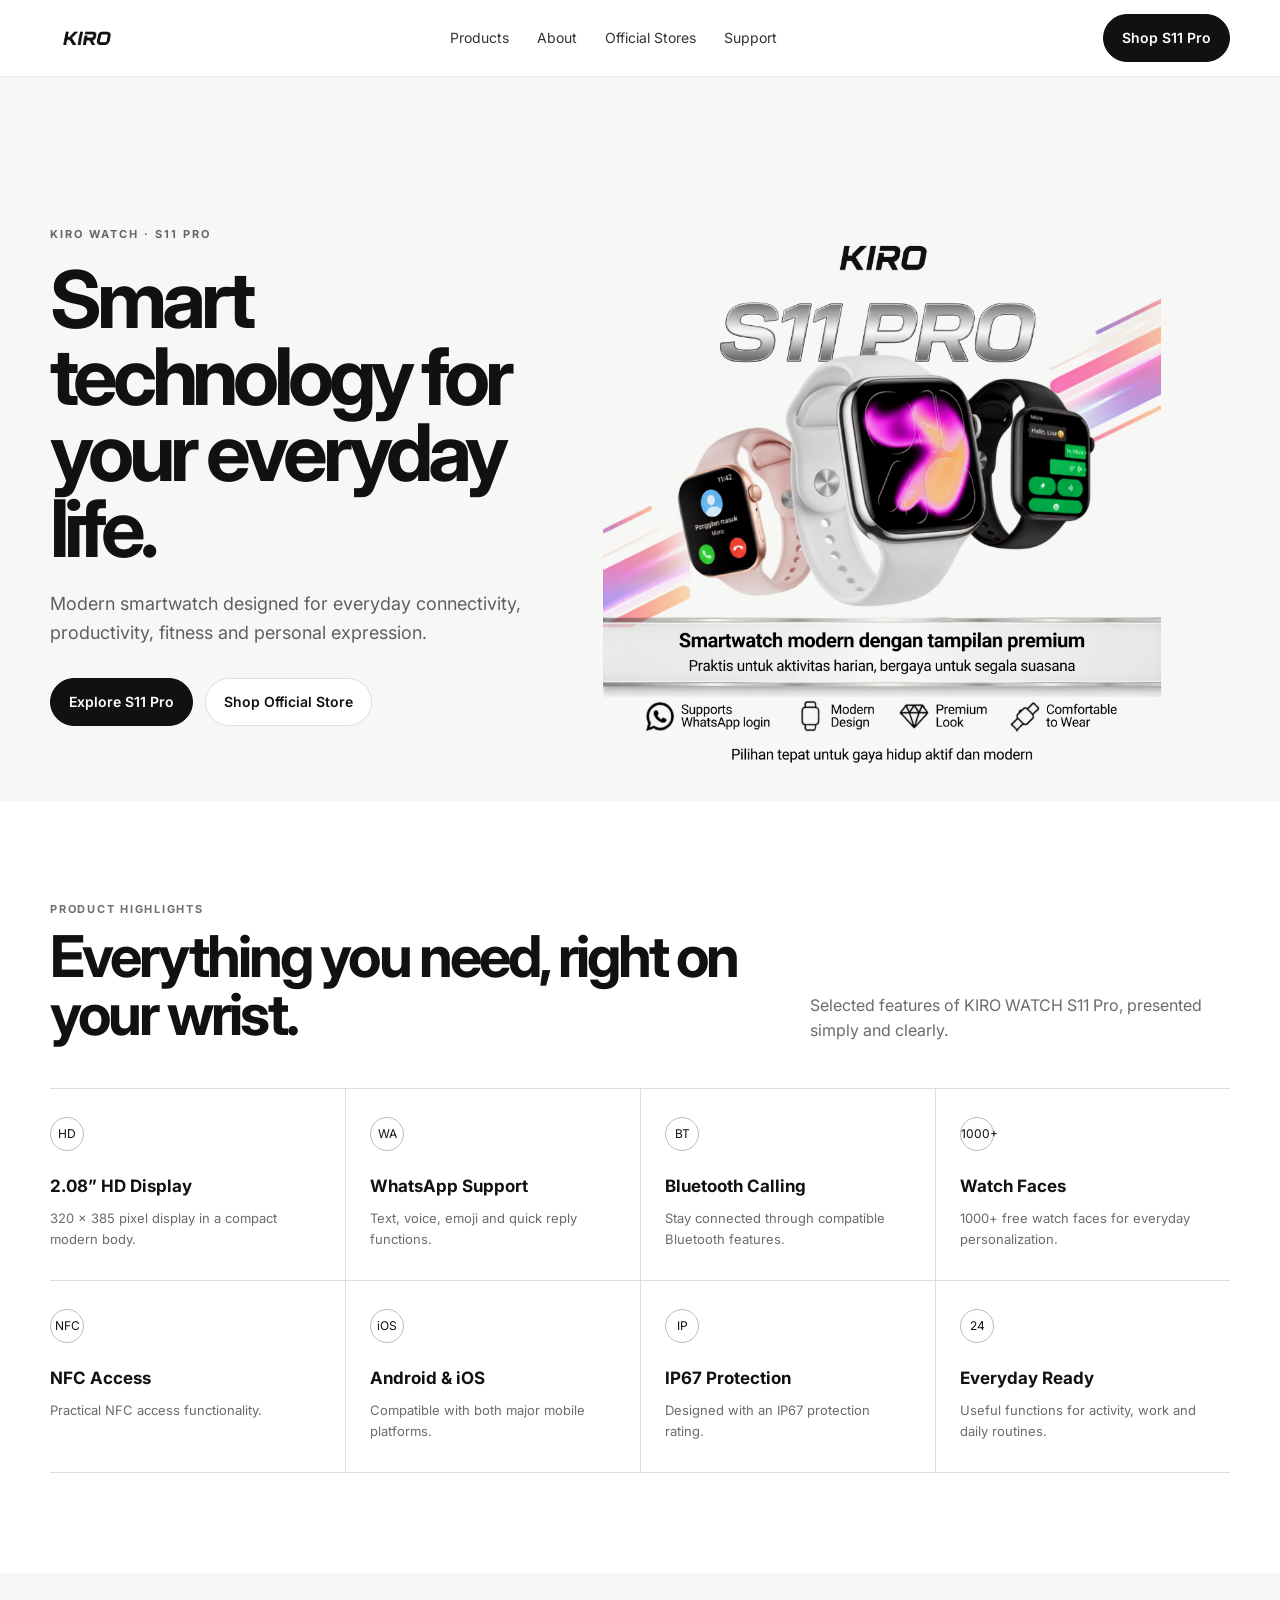
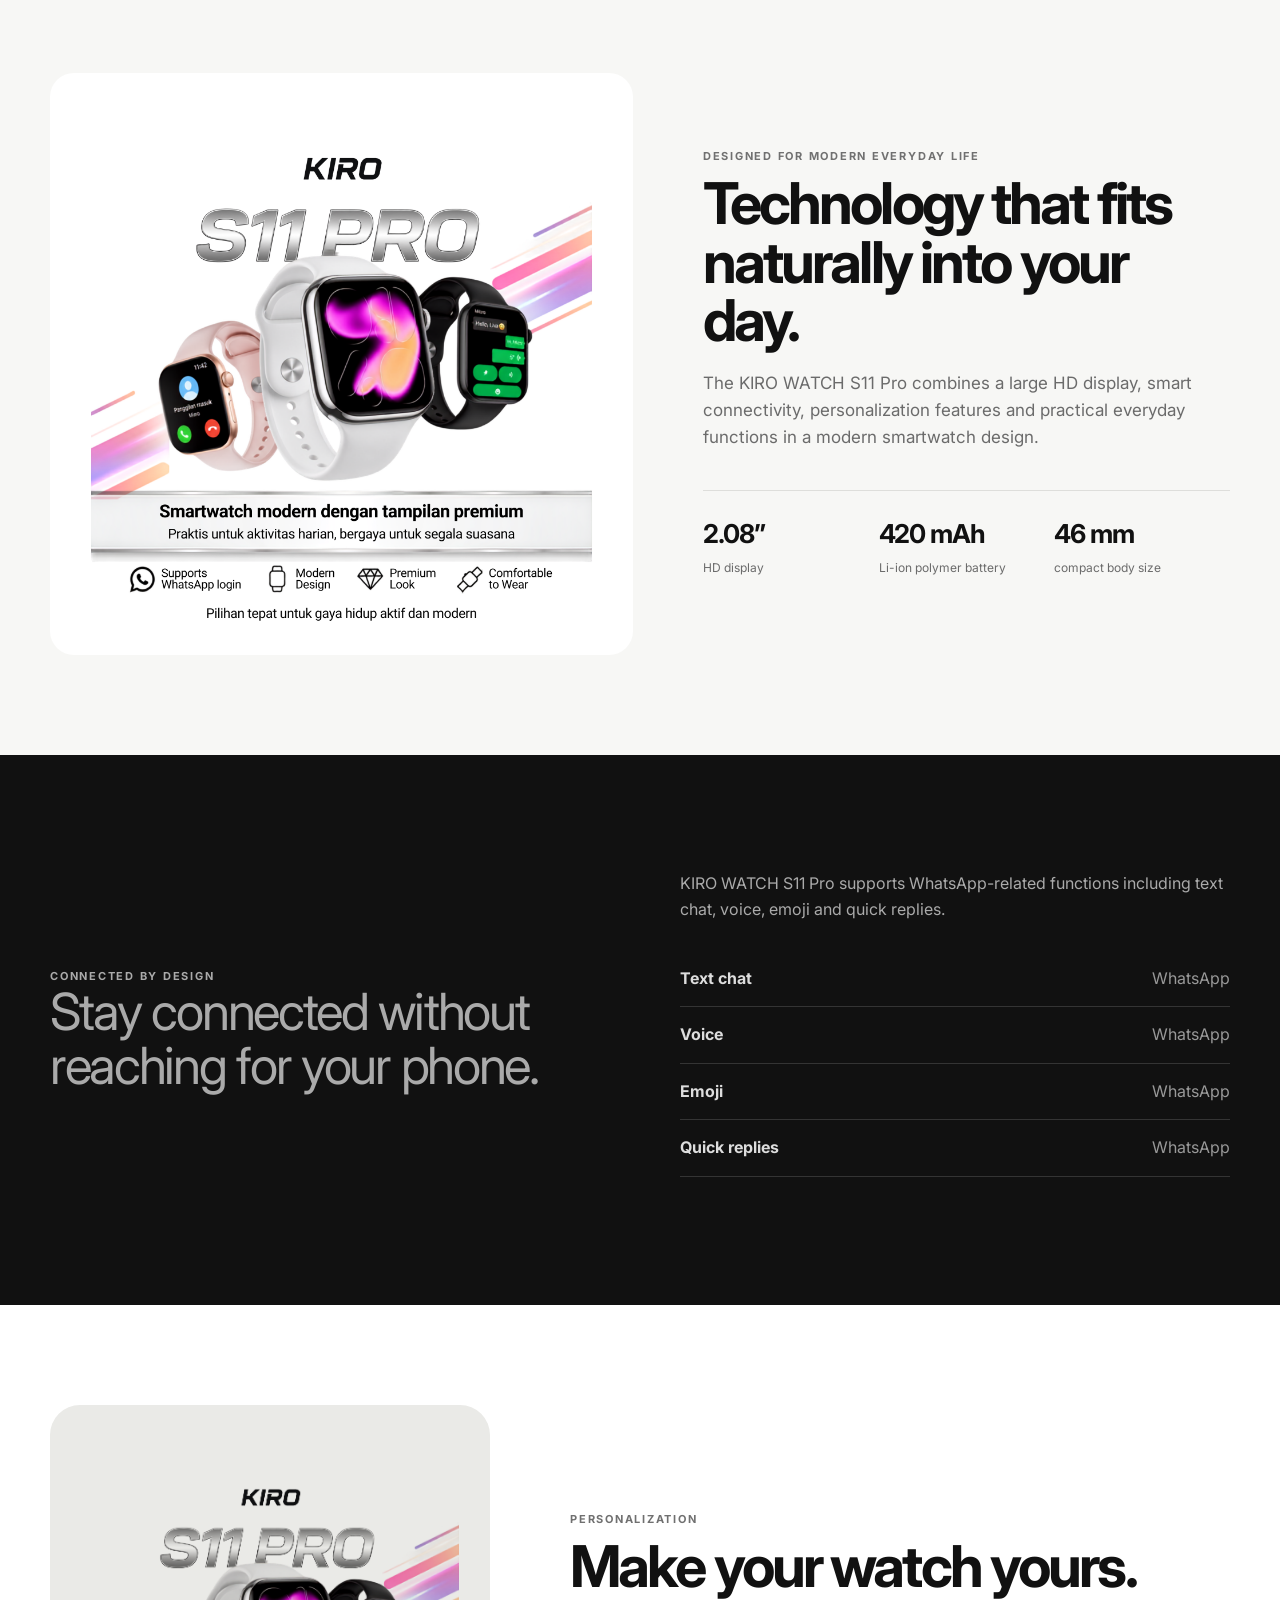
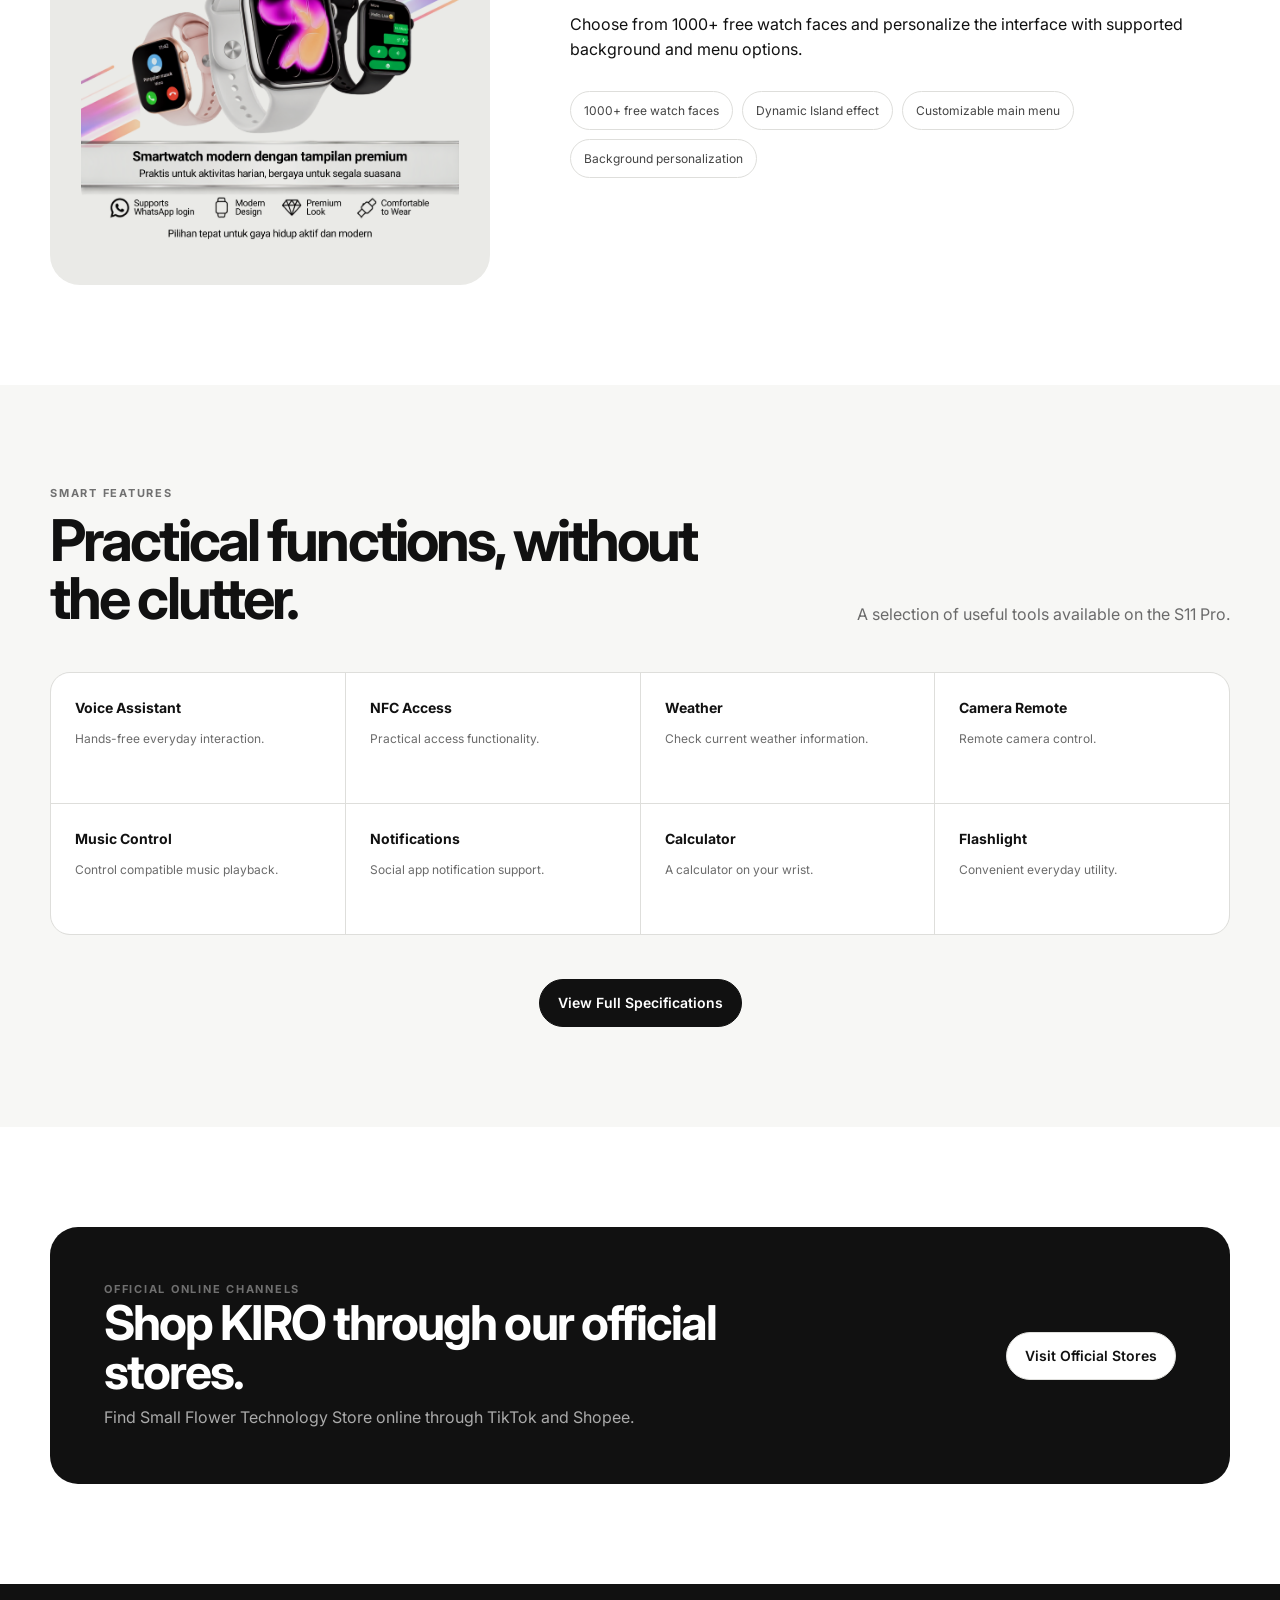
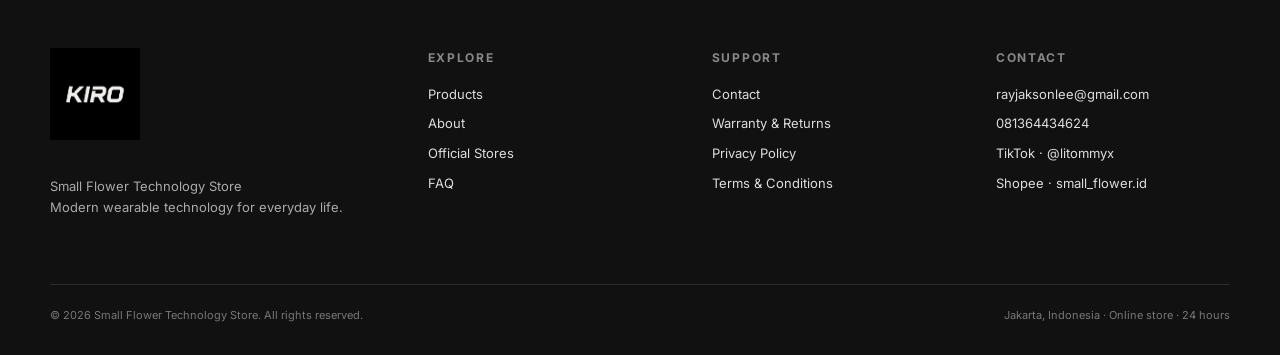
<file: index.html>
<!doctype html><html lang="en"><head><meta charset="utf-8"><meta name="viewport" content="width=device-width,initial-scale=1"><meta name="theme-color" content="#111111"><title>KIRO WATCH | Premium Smartwatch by Small Flower Technology Store</title><meta name="description" content="Discover KIRO WATCH S11 Pro, a modern smartwatch with a 2.08-inch HD display, WhatsApp support, Bluetooth calling, 1000+ watch faces and compatibility with Android and iOS."><meta property="og:title" content="KIRO WATCH | Premium Smartwatch by Small Flower Technology Store"><meta property="og:description" content="Discover KIRO WATCH S11 Pro, a modern smartwatch with a 2.08-inch HD display, WhatsApp support, Bluetooth calling, 1000+ watch faces and compatibility with Android and iOS."><meta property="og:type" content="website"><link rel="canonical" href="https://YOUR-DOMAIN.com/"><link rel="icon" href="assets/logo/kiro-logo.jpeg"><link rel="stylesheet" href="css/style.css"></head><body><header class="site-header"><div class="container nav"><a class="brand" href="index.html" aria-label="KIRO home"><img src="assets/logo/kiro-logo.jpeg" alt="KIRO"></a><nav class="nav-links" aria-label="Primary"><a href="product.html">Products</a><a href="about.html">About</a><a href="stores.html">Official Stores</a><a href="contact.html">Support</a></nav><a class="nav-cta" href="product.html">Shop S11 Pro</a><button class="menu-btn" aria-label="Open menu" aria-expanded="false"><span></span><span></span><span></span></button></div><div class="container mobile-menu"><a href="product.html">Products</a><a href="about.html">About</a><a href="stores.html">Official Stores</a><a href="contact.html">Support</a><a href="product.html">Shop S11 Pro</a></div></header><main><section class="hero"><div class="container hero-grid"><div class="reveal"><div class="eyebrow">KIRO WATCH · S11 PRO</div><h1>Smart technology for your everyday life.</h1><p>Modern smartwatch designed for everyday connectivity, productivity, fitness and personal expression.</p><div class="actions"><a class="btn btn-dark" href="product.html">Explore S11 Pro</a><a class="btn btn-light" href="stores.html">Shop Official Store</a></div></div><div class="hero-visual reveal"><img src="assets/products/kiro-s11-pro.png" alt="KIRO WATCH S11 Pro smartwatch in black, silver and rose gold"></div></div></section>
<section class="section"><div class="container"><div class="section-head reveal"><div><div class="kicker">Product highlights</div><h2>Everything you need, right on your wrist.</h2></div><p>Selected features of KIRO WATCH S11 Pro, presented simply and clearly.</p></div><div class="feature-grid reveal"><div class="feature"><div class="icon">HD</div><h3>2.08” HD Display</h3><p>320 × 385 pixel display in a compact modern body.</p></div><div class="feature"><div class="icon">WA</div><h3>WhatsApp Support</h3><p>Text, voice, emoji and quick reply functions.</p></div><div class="feature"><div class="icon">BT</div><h3>Bluetooth Calling</h3><p>Stay connected through compatible Bluetooth features.</p></div><div class="feature"><div class="icon">1000+</div><h3>Watch Faces</h3><p>1000+ free watch faces for everyday personalization.</p></div><div class="feature"><div class="icon">NFC</div><h3>NFC Access</h3><p>Practical NFC access functionality.</p></div><div class="feature"><div class="icon">iOS</div><h3>Android & iOS</h3><p>Compatible with both major mobile platforms.</p></div><div class="feature"><div class="icon">IP</div><h3>IP67 Protection</h3><p>Designed with an IP67 protection rating.</p></div><div class="feature"><div class="icon">24</div><h3>Everyday Ready</h3><p>Useful functions for activity, work and daily routines.</p></div></div></div></section>
<section class="section section-soft"><div class="container showcase"><div class="showcase-img reveal"><img src="assets/products/kiro-s11-pro.png" alt="KIRO WATCH S11 Pro product presentation"></div><div class="showcase-copy reveal"><div class="kicker">Designed for modern everyday life</div><h2>Technology that fits naturally into your day.</h2><p>The KIRO WATCH S11 Pro combines a large HD display, smart connectivity, personalization features and practical everyday functions in a modern smartwatch design.</p><div class="stat-row"><div class="stat"><strong>2.08”</strong><span>HD display</span></div><div class="stat"><strong>420 mAh</strong><span>Li-ion polymer battery</span></div><div class="stat"><strong>46 mm</strong><span>compact body size</span></div></div></div></div></section>
<section class="section dark-section"><div class="container whatsapp-grid"><div class="reveal"><div class="kicker">Connected by design</div><p class="quote">Stay connected without reaching for your phone.</p></div><div class="reveal"><p>KIRO WATCH S11 Pro supports WhatsApp-related functions including text chat, voice, emoji and quick replies.</p><div class="list"><div><b>Text chat</b><span>WhatsApp</span></div><div><b>Voice</b><span>WhatsApp</span></div><div><b>Emoji</b><span>WhatsApp</span></div><div><b>Quick replies</b><span>WhatsApp</span></div></div></div></div></section>
<section class="section"><div class="container personal"><div class="watch-card reveal"><img src="assets/products/kiro-s11-pro.png" alt="KIRO WATCH S11 Pro watch faces and colors"></div><div class="reveal"><div class="kicker">Personalization</div><h2>Make your watch yours.</h2><p>Choose from 1000+ free watch faces and personalize the interface with supported background and menu options.</p><div class="chips"><span class="chip">1000+ free watch faces</span><span class="chip">Dynamic Island effect</span><span class="chip">Customizable main menu</span><span class="chip">Background personalization</span></div></div></div></section>
<section class="section section-soft"><div class="container"><div class="section-head reveal"><div><div class="kicker">Smart features</div><h2>Practical functions, without the clutter.</h2></div><p>A selection of useful tools available on the S11 Pro.</p></div><div class="mini-grid reveal"><div class="mini-card"><strong>Voice Assistant</strong><span>Hands-free everyday interaction.</span></div><div class="mini-card"><strong>NFC Access</strong><span>Practical access functionality.</span></div><div class="mini-card"><strong>Weather</strong><span>Check current weather information.</span></div><div class="mini-card"><strong>Camera Remote</strong><span>Remote camera control.</span></div><div class="mini-card"><strong>Music Control</strong><span>Control compatible music playback.</span></div><div class="mini-card"><strong>Notifications</strong><span>Social app notification support.</span></div><div class="mini-card"><strong>Calculator</strong><span>A calculator on your wrist.</span></div><div class="mini-card"><strong>Flashlight</strong><span>Convenient everyday utility.</span></div></div><div class="center-cta"><a class="btn btn-dark" href="product.html">View Full Specifications</a></div></div></section>
<section class="section"><div class="container"><div class="banner reveal"><div><div class="kicker">Official online channels</div><h2>Shop KIRO through our official stores.</h2><p>Find Small Flower Technology Store online through TikTok and Shopee.</p></div><a class="btn btn-light" href="stores.html">Visit Official Stores</a></div></div></section></main><footer class="footer"><div class="container footer-grid"><div><img class="small-logo" src="assets/logo/kiro-logo.jpeg" alt="KIRO logo"><p>Small Flower Technology Store<br>Modern wearable technology for everyday life.</p></div><div><h3>Explore</h3><div class="footer-links"><a href="product.html">Products</a><a href="about.html">About</a><a href="stores.html">Official Stores</a><a href="faq.html">FAQ</a></div></div><div><h3>Support</h3><div class="footer-links"><a href="contact.html">Contact</a><a href="warranty.html">Warranty & Returns</a><a href="privacy.html">Privacy Policy</a><a href="terms.html">Terms & Conditions</a></div></div><div><h3>Contact</h3><div class="footer-links"><a href="mailto:rayjaksonlee@gmail.com">rayjaksonlee@gmail.com</a><a href="https://wa.me/6281364434624" target="_blank" rel="noopener">081364434624</a><a href="https://www.tiktok.com/@litommyx" target="_blank" rel="noopener">TikTok · @litommyx</a><a href="https://shopee.co.id/small_flower.id" target="_blank" rel="noopener">Shopee · small_flower.id</a></div></div></div><div class="container footer-bottom"><span>© 2026 Small Flower Technology Store. All rights reserved.</span><span>Jakarta, Indonesia · Online store · 24 hours</span></div></footer><script src="js/main.js" defer></script></body></html>
</file>
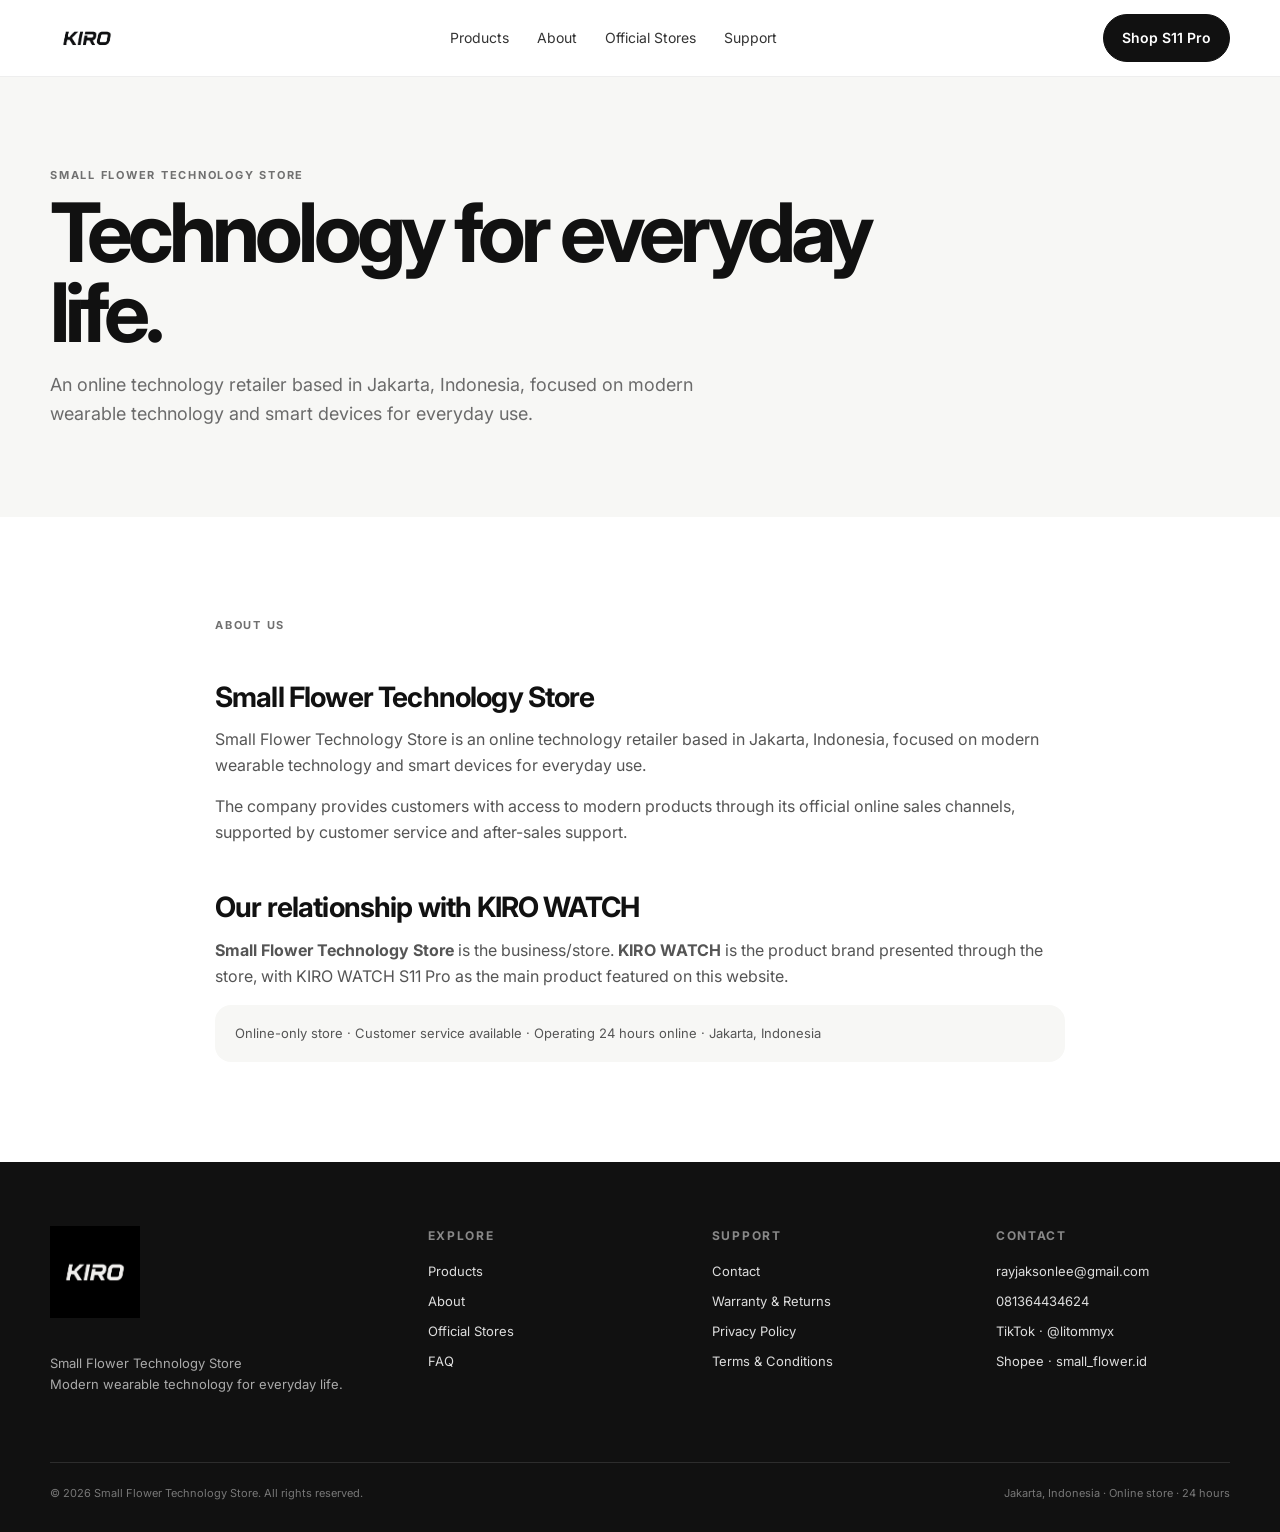
<file: about.html>
<!doctype html><html lang="en"><head><meta charset="utf-8"><meta name="viewport" content="width=device-width,initial-scale=1"><meta name="theme-color" content="#111111"><title>About | Small Flower Technology Store</title><meta name="description" content="Learn about Small Flower Technology Store, an online technology retailer based in Jakarta, Indonesia."><meta property="og:title" content="About | Small Flower Technology Store"><meta property="og:description" content="Learn about Small Flower Technology Store, an online technology retailer based in Jakarta, Indonesia."><meta property="og:type" content="website"><link rel="canonical" href="https://YOUR-DOMAIN.com/"><link rel="icon" href="assets/logo/kiro-logo.jpeg"><link rel="stylesheet" href="css/style.css"></head><body><header class="site-header"><div class="container nav"><a class="brand" href="index.html" aria-label="KIRO home"><img src="assets/logo/kiro-logo.jpeg" alt="KIRO"></a><nav class="nav-links" aria-label="Primary"><a href="product.html">Products</a><a href="about.html">About</a><a href="stores.html">Official Stores</a><a href="contact.html">Support</a></nav><a class="nav-cta" href="product.html">Shop S11 Pro</a><button class="menu-btn" aria-label="Open menu" aria-expanded="false"><span></span><span></span><span></span></button></div><div class="container mobile-menu"><a href="product.html">Products</a><a href="about.html">About</a><a href="stores.html">Official Stores</a><a href="contact.html">Support</a><a href="product.html">Shop S11 Pro</a></div></header><main><section class="page-hero"><div class="container reveal"><div class="kicker">Small Flower Technology Store</div><h1>Technology for everyday life.</h1><p>An online technology retailer based in Jakarta, Indonesia, focused on modern wearable technology and smart devices for everyday use.</p></div></section><section class="section"><div class="container content reveal"><div class="kicker">About us</div><h2>Small Flower Technology Store</h2><p>Small Flower Technology Store is an online technology retailer based in Jakarta, Indonesia, focused on modern wearable technology and smart devices for everyday use.</p><p>The company provides customers with access to modern products through its official online sales channels, supported by customer service and after-sales support.</p><h2>Our relationship with KIRO WATCH</h2><p><strong>Small Flower Technology Store</strong> is the business/store. <strong>KIRO WATCH</strong> is the product brand presented through the store, with KIRO WATCH S11 Pro as the main product featured on this website.</p><div class="note">Online-only store · Customer service available · Operating 24 hours online · Jakarta, Indonesia</div></div></section></main><footer class="footer"><div class="container footer-grid"><div><img class="small-logo" src="assets/logo/kiro-logo.jpeg" alt="KIRO logo"><p>Small Flower Technology Store<br>Modern wearable technology for everyday life.</p></div><div><h3>Explore</h3><div class="footer-links"><a href="product.html">Products</a><a href="about.html">About</a><a href="stores.html">Official Stores</a><a href="faq.html">FAQ</a></div></div><div><h3>Support</h3><div class="footer-links"><a href="contact.html">Contact</a><a href="warranty.html">Warranty & Returns</a><a href="privacy.html">Privacy Policy</a><a href="terms.html">Terms & Conditions</a></div></div><div><h3>Contact</h3><div class="footer-links"><a href="mailto:rayjaksonlee@gmail.com">rayjaksonlee@gmail.com</a><a href="https://wa.me/6281364434624" target="_blank" rel="noopener">081364434624</a><a href="https://www.tiktok.com/@litommyx" target="_blank" rel="noopener">TikTok · @litommyx</a><a href="https://shopee.co.id/small_flower.id" target="_blank" rel="noopener">Shopee · small_flower.id</a></div></div></div><div class="container footer-bottom"><span>© 2026 Small Flower Technology Store. All rights reserved.</span><span>Jakarta, Indonesia · Online store · 24 hours</span></div></footer><script src="js/main.js" defer></script></body></html>
</file>
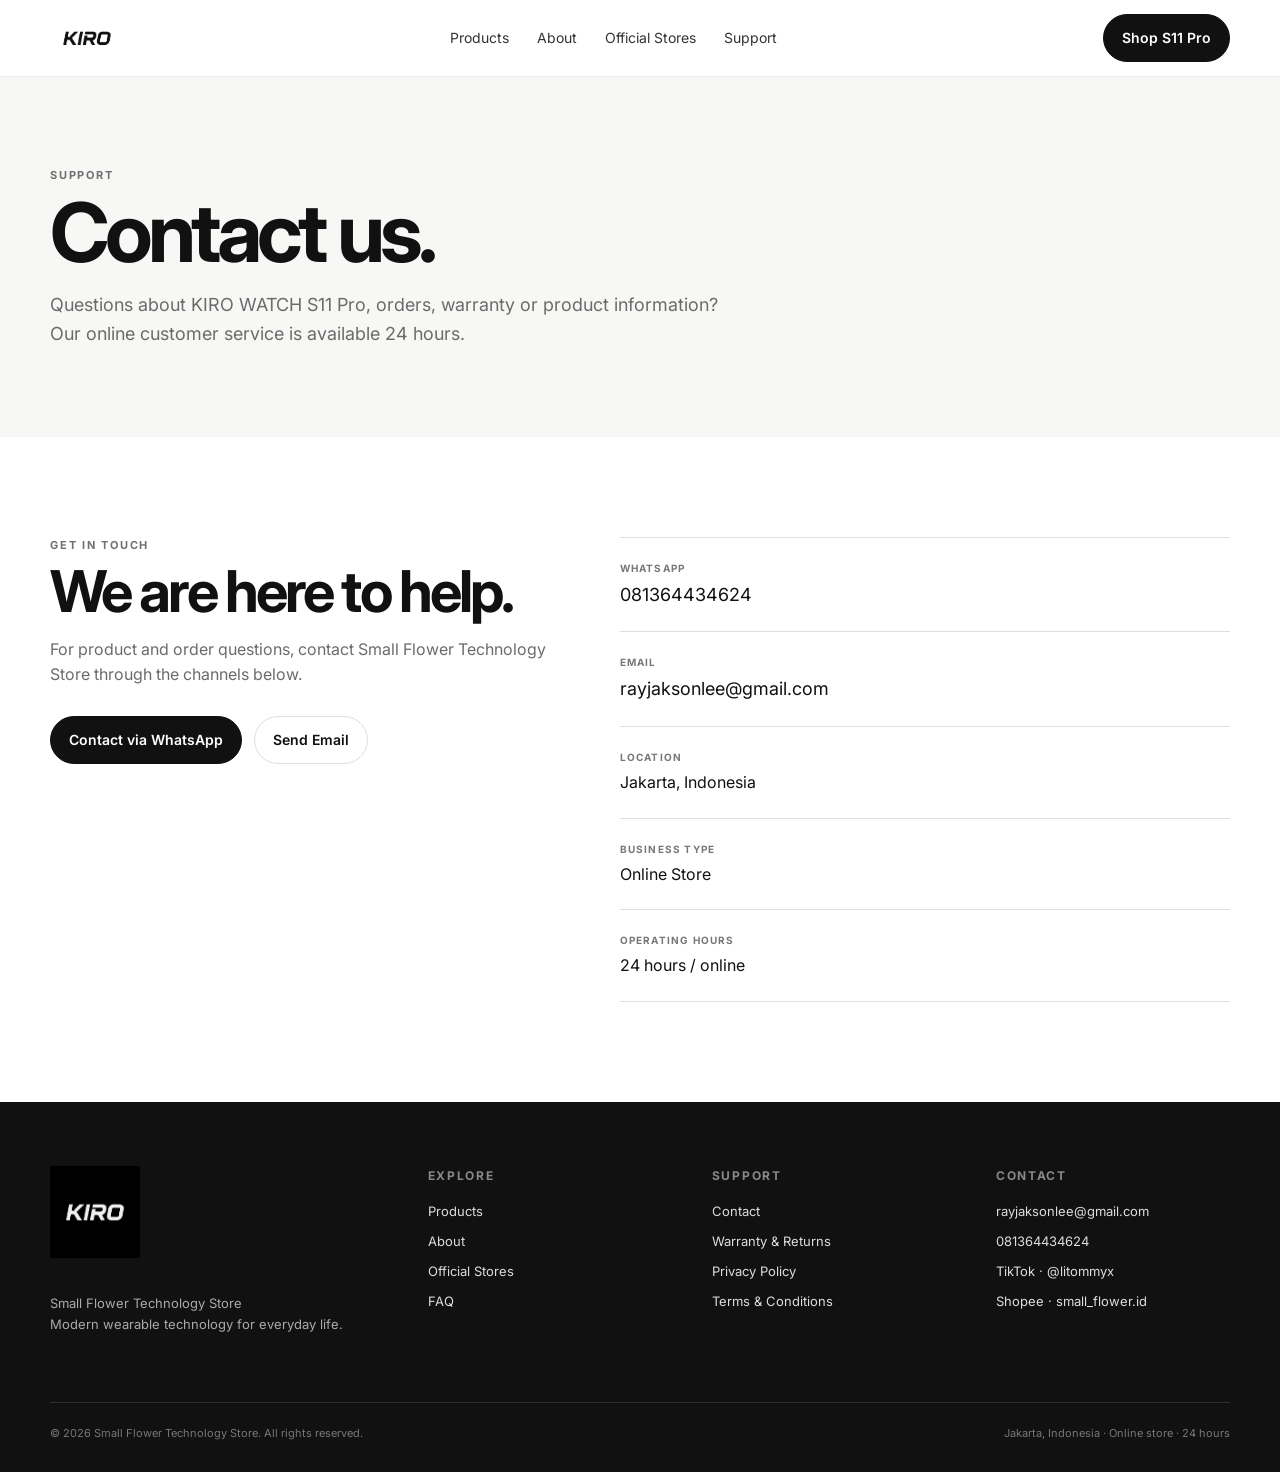
<file: contact.html>
<!doctype html><html lang="en"><head><meta charset="utf-8"><meta name="viewport" content="width=device-width,initial-scale=1"><meta name="theme-color" content="#111111"><title>Contact | Small Flower Technology Store</title><meta name="description" content="Contact Small Flower Technology Store through WhatsApp or email. Based in Jakarta, Indonesia and available online 24 hours."><meta property="og:title" content="Contact | Small Flower Technology Store"><meta property="og:description" content="Contact Small Flower Technology Store through WhatsApp or email. Based in Jakarta, Indonesia and available online 24 hours."><meta property="og:type" content="website"><link rel="canonical" href="https://YOUR-DOMAIN.com/"><link rel="icon" href="assets/logo/kiro-logo.jpeg"><link rel="stylesheet" href="css/style.css"></head><body><header class="site-header"><div class="container nav"><a class="brand" href="index.html" aria-label="KIRO home"><img src="assets/logo/kiro-logo.jpeg" alt="KIRO"></a><nav class="nav-links" aria-label="Primary"><a href="product.html">Products</a><a href="about.html">About</a><a href="stores.html">Official Stores</a><a href="contact.html">Support</a></nav><a class="nav-cta" href="product.html">Shop S11 Pro</a><button class="menu-btn" aria-label="Open menu" aria-expanded="false"><span></span><span></span><span></span></button></div><div class="container mobile-menu"><a href="product.html">Products</a><a href="about.html">About</a><a href="stores.html">Official Stores</a><a href="contact.html">Support</a><a href="product.html">Shop S11 Pro</a></div></header><main><section class="page-hero"><div class="container reveal"><div class="kicker">Support</div><h1>Contact us.</h1><p>Questions about KIRO WATCH S11 Pro, orders, warranty or product information? Our online customer service is available 24 hours.</p></div></section><section class="section"><div class="container contact-grid"><div class="reveal"><div class="kicker">Get in touch</div><h2>We are here to help.</h2><p style="color:#6b6b6b">For product and order questions, contact Small Flower Technology Store through the channels below.</p><div class="actions" style="margin-top:28px"><a class="btn btn-dark" href="https://wa.me/6281364434624" target="_blank" rel="noopener">Contact via WhatsApp</a><a class="btn btn-light" href="mailto:rayjaksonlee@gmail.com">Send Email</a></div></div><div class="contact-list reveal"><div class="contact-item"><small>WhatsApp</small><a href="https://wa.me/6281364434624" target="_blank" rel="noopener">081364434624</a></div><div class="contact-item"><small>Email</small><a href="mailto:rayjaksonlee@gmail.com">rayjaksonlee@gmail.com</a></div><div class="contact-item"><small>Location</small><span>Jakarta, Indonesia</span></div><div class="contact-item"><small>Business type</small><span>Online Store</span></div><div class="contact-item"><small>Operating hours</small><span>24 hours / online</span></div></div></div></section></main><footer class="footer"><div class="container footer-grid"><div><img class="small-logo" src="assets/logo/kiro-logo.jpeg" alt="KIRO logo"><p>Small Flower Technology Store<br>Modern wearable technology for everyday life.</p></div><div><h3>Explore</h3><div class="footer-links"><a href="product.html">Products</a><a href="about.html">About</a><a href="stores.html">Official Stores</a><a href="faq.html">FAQ</a></div></div><div><h3>Support</h3><div class="footer-links"><a href="contact.html">Contact</a><a href="warranty.html">Warranty & Returns</a><a href="privacy.html">Privacy Policy</a><a href="terms.html">Terms & Conditions</a></div></div><div><h3>Contact</h3><div class="footer-links"><a href="mailto:rayjaksonlee@gmail.com">rayjaksonlee@gmail.com</a><a href="https://wa.me/6281364434624" target="_blank" rel="noopener">081364434624</a><a href="https://www.tiktok.com/@litommyx" target="_blank" rel="noopener">TikTok · @litommyx</a><a href="https://shopee.co.id/small_flower.id" target="_blank" rel="noopener">Shopee · small_flower.id</a></div></div></div><div class="container footer-bottom"><span>© 2026 Small Flower Technology Store. All rights reserved.</span><span>Jakarta, Indonesia · Online store · 24 hours</span></div></footer><script src="js/main.js" defer></script></body></html>
</file>
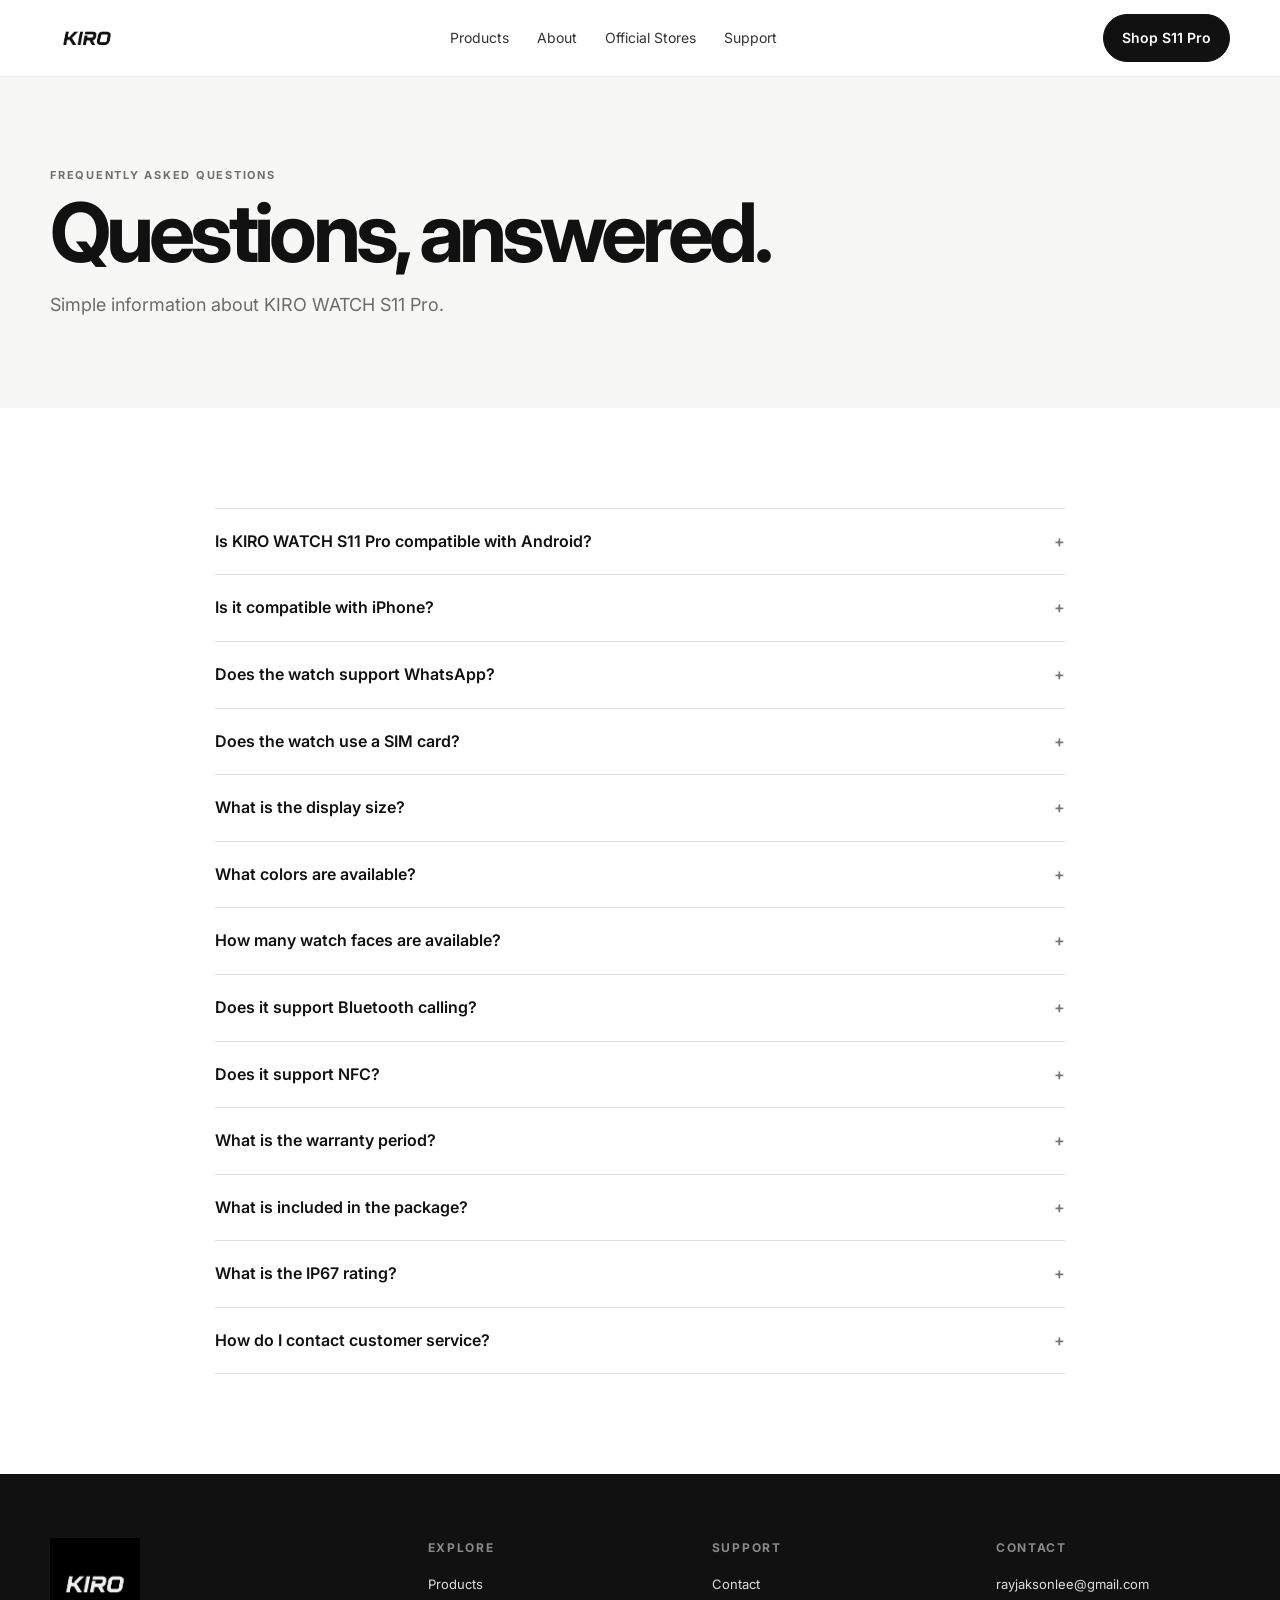
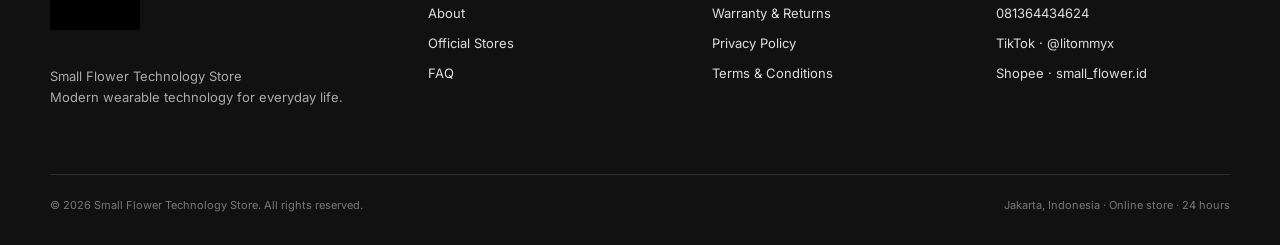
<file: faq.html>
<!doctype html><html lang="en"><head><meta charset="utf-8"><meta name="viewport" content="width=device-width,initial-scale=1"><meta name="theme-color" content="#111111"><title>FAQ | KIRO WATCH S11 Pro</title><meta name="description" content="Frequently asked questions about KIRO WATCH S11 Pro compatibility, features, warranty and package contents."><meta property="og:title" content="FAQ | KIRO WATCH S11 Pro"><meta property="og:description" content="Frequently asked questions about KIRO WATCH S11 Pro compatibility, features, warranty and package contents."><meta property="og:type" content="website"><link rel="canonical" href="https://YOUR-DOMAIN.com/"><link rel="icon" href="assets/logo/kiro-logo.jpeg"><link rel="stylesheet" href="css/style.css"></head><body><header class="site-header"><div class="container nav"><a class="brand" href="index.html" aria-label="KIRO home"><img src="assets/logo/kiro-logo.jpeg" alt="KIRO"></a><nav class="nav-links" aria-label="Primary"><a href="product.html">Products</a><a href="about.html">About</a><a href="stores.html">Official Stores</a><a href="contact.html">Support</a></nav><a class="nav-cta" href="product.html">Shop S11 Pro</a><button class="menu-btn" aria-label="Open menu" aria-expanded="false"><span></span><span></span><span></span></button></div><div class="container mobile-menu"><a href="product.html">Products</a><a href="about.html">About</a><a href="stores.html">Official Stores</a><a href="contact.html">Support</a><a href="product.html">Shop S11 Pro</a></div></header><main><section class="page-hero"><div class="container reveal"><div class="kicker">Frequently asked questions</div><h1>Questions, answered.</h1><p>Simple information about KIRO WATCH S11 Pro.</p></div></section><section class="section"><div class="container content"><div class="faq reveal"><details><summary>Is KIRO WATCH S11 Pro compatible with Android?</summary><p>Yes. It is compatible with Android and iOS.</p></details><details><summary>Is it compatible with iPhone?</summary><p>Yes. The product is compatible with iOS.</p></details><details><summary>Does the watch support WhatsApp?</summary><p>Yes. Supported WhatsApp-related functions include text chat, voice, emoji and quick replies.</p></details><details><summary>Does the watch use a SIM card?</summary><p>No SIM/cellular functionality is specified for this product in the supplied product information.</p></details><details><summary>What is the display size?</summary><p>2.08-inch HD display with 320 × 385 pixels.</p></details><details><summary>What colors are available?</summary><p>Black, Silver and Rose Gold.</p></details><details><summary>How many watch faces are available?</summary><p>1000+ free watch faces are provided.</p></details><details><summary>Does it support Bluetooth calling?</summary><p>Yes. Bluetooth calling is supported.</p></details><details><summary>Does it support NFC?</summary><p>Yes. NFC access functionality is listed.</p></details><details><summary>What is the warranty period?</summary><p>3 months.</p></details><details><summary>What is included in the package?</summary><p>Smart Watch, magnetic charger, silicone case, user manual and retail box.</p></details><details><summary>What is the IP67 rating?</summary><p>The product is specified with an IP67 protection rating.</p></details><details><summary>How do I contact customer service?</summary><p>Through WhatsApp at 081364434624 or email at rayjaksonlee@gmail.com.</p></details></div></div></section></main><footer class="footer"><div class="container footer-grid"><div><img class="small-logo" src="assets/logo/kiro-logo.jpeg" alt="KIRO logo"><p>Small Flower Technology Store<br>Modern wearable technology for everyday life.</p></div><div><h3>Explore</h3><div class="footer-links"><a href="product.html">Products</a><a href="about.html">About</a><a href="stores.html">Official Stores</a><a href="faq.html">FAQ</a></div></div><div><h3>Support</h3><div class="footer-links"><a href="contact.html">Contact</a><a href="warranty.html">Warranty & Returns</a><a href="privacy.html">Privacy Policy</a><a href="terms.html">Terms & Conditions</a></div></div><div><h3>Contact</h3><div class="footer-links"><a href="mailto:rayjaksonlee@gmail.com">rayjaksonlee@gmail.com</a><a href="https://wa.me/6281364434624" target="_blank" rel="noopener">081364434624</a><a href="https://www.tiktok.com/@litommyx" target="_blank" rel="noopener">TikTok · @litommyx</a><a href="https://shopee.co.id/small_flower.id" target="_blank" rel="noopener">Shopee · small_flower.id</a></div></div></div><div class="container footer-bottom"><span>© 2026 Small Flower Technology Store. All rights reserved.</span><span>Jakarta, Indonesia · Online store · 24 hours</span></div></footer><script src="js/main.js" defer></script></body></html>
</file>
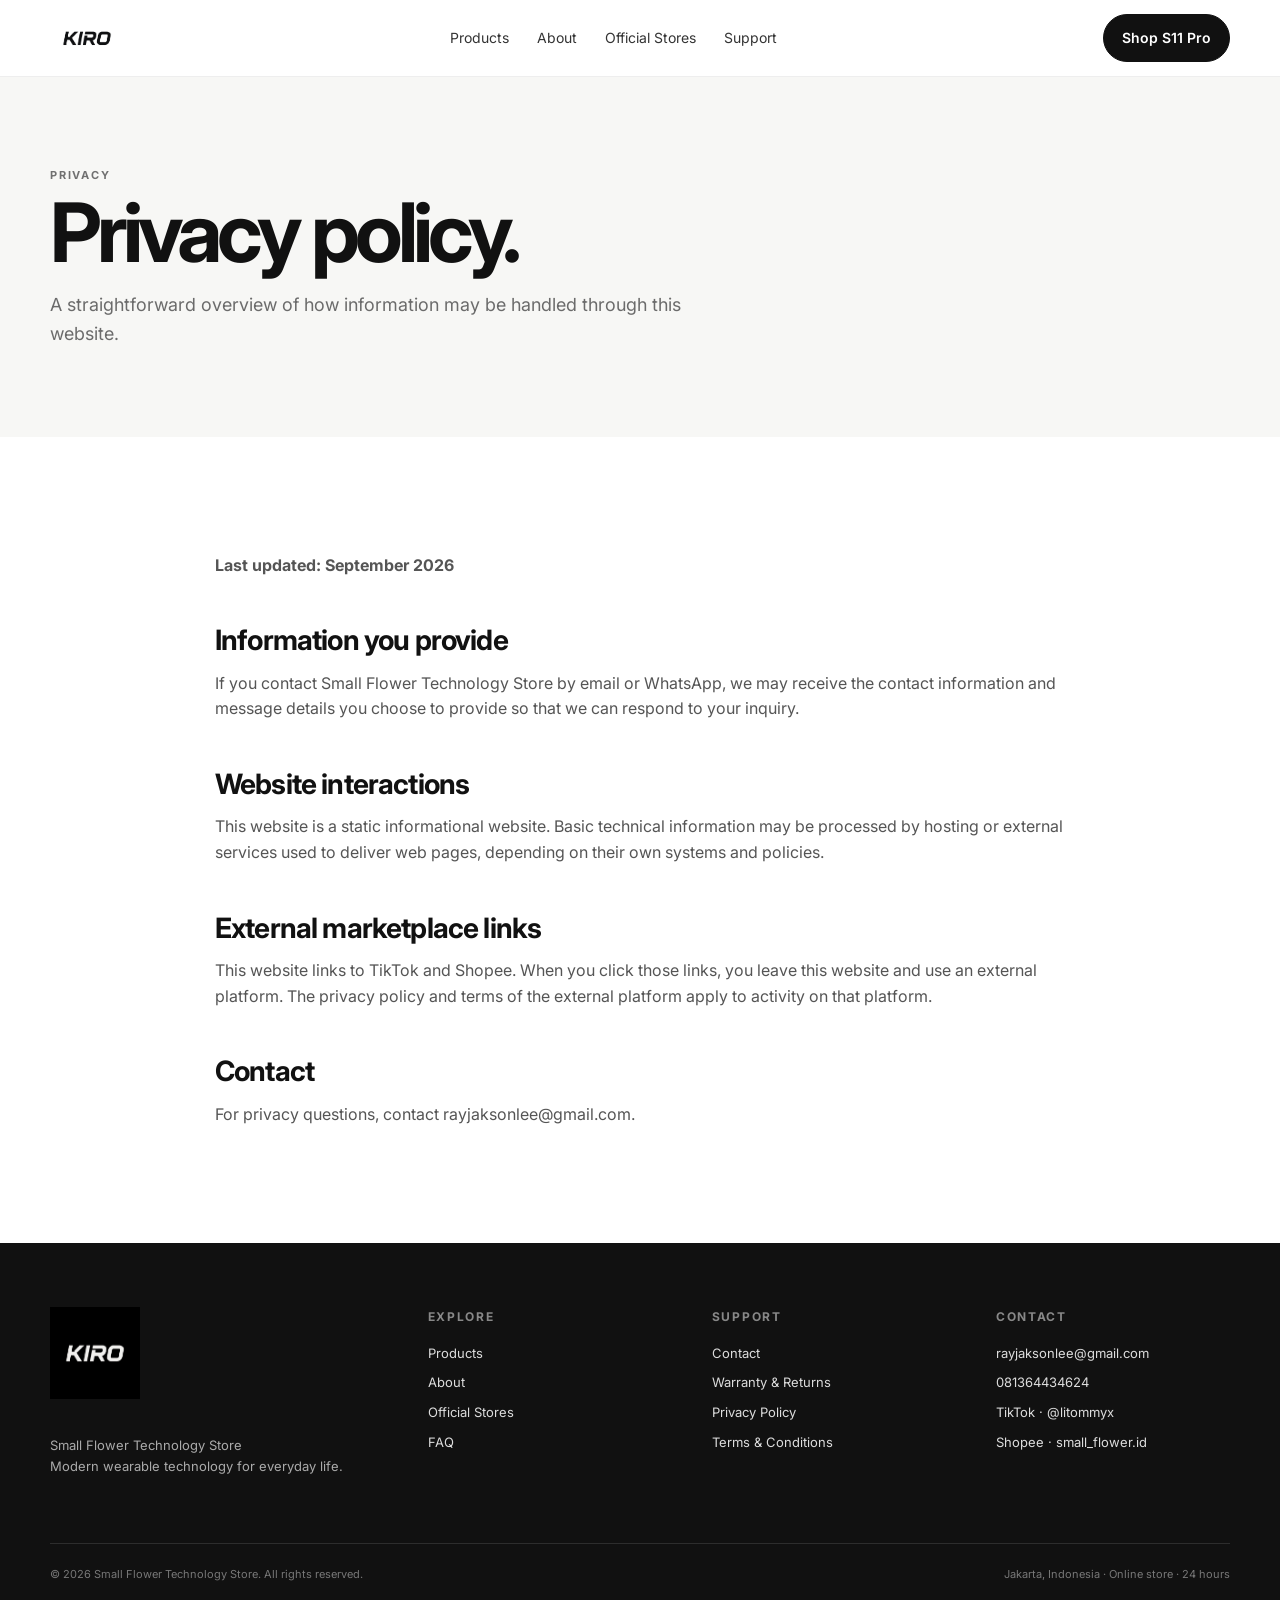
<file: privacy.html>
<!doctype html><html lang="en"><head><meta charset="utf-8"><meta name="viewport" content="width=device-width,initial-scale=1"><meta name="theme-color" content="#111111"><title>Privacy Policy | Small Flower Technology Store</title><meta name="description" content="Privacy Policy for Small Flower Technology Store official website."><meta property="og:title" content="Privacy Policy | Small Flower Technology Store"><meta property="og:description" content="Privacy Policy for Small Flower Technology Store official website."><meta property="og:type" content="website"><link rel="canonical" href="https://YOUR-DOMAIN.com/"><link rel="icon" href="assets/logo/kiro-logo.jpeg"><link rel="stylesheet" href="css/style.css"></head><body><header class="site-header"><div class="container nav"><a class="brand" href="index.html" aria-label="KIRO home"><img src="assets/logo/kiro-logo.jpeg" alt="KIRO"></a><nav class="nav-links" aria-label="Primary"><a href="product.html">Products</a><a href="about.html">About</a><a href="stores.html">Official Stores</a><a href="contact.html">Support</a></nav><a class="nav-cta" href="product.html">Shop S11 Pro</a><button class="menu-btn" aria-label="Open menu" aria-expanded="false"><span></span><span></span><span></span></button></div><div class="container mobile-menu"><a href="product.html">Products</a><a href="about.html">About</a><a href="stores.html">Official Stores</a><a href="contact.html">Support</a><a href="product.html">Shop S11 Pro</a></div></header><main><section class="page-hero"><div class="container reveal"><div class="kicker">Privacy</div><h1>Privacy policy.</h1><p>A straightforward overview of how information may be handled through this website.</p></div></section><section class="section"><div class="container content reveal"><p><strong>Last updated: September 2026</strong></p><h2>Information you provide</h2><p>If you contact Small Flower Technology Store by email or WhatsApp, we may receive the contact information and message details you choose to provide so that we can respond to your inquiry.</p><h2>Website interactions</h2><p>This website is a static informational website. Basic technical information may be processed by hosting or external services used to deliver web pages, depending on their own systems and policies.</p><h2>External marketplace links</h2><p>This website links to TikTok and Shopee. When you click those links, you leave this website and use an external platform. The privacy policy and terms of the external platform apply to activity on that platform.</p><h2>Contact</h2><p>For privacy questions, contact rayjaksonlee@gmail.com.</p></div></section></main><footer class="footer"><div class="container footer-grid"><div><img class="small-logo" src="assets/logo/kiro-logo.jpeg" alt="KIRO logo"><p>Small Flower Technology Store<br>Modern wearable technology for everyday life.</p></div><div><h3>Explore</h3><div class="footer-links"><a href="product.html">Products</a><a href="about.html">About</a><a href="stores.html">Official Stores</a><a href="faq.html">FAQ</a></div></div><div><h3>Support</h3><div class="footer-links"><a href="contact.html">Contact</a><a href="warranty.html">Warranty & Returns</a><a href="privacy.html">Privacy Policy</a><a href="terms.html">Terms & Conditions</a></div></div><div><h3>Contact</h3><div class="footer-links"><a href="mailto:rayjaksonlee@gmail.com">rayjaksonlee@gmail.com</a><a href="https://wa.me/6281364434624" target="_blank" rel="noopener">081364434624</a><a href="https://www.tiktok.com/@litommyx" target="_blank" rel="noopener">TikTok · @litommyx</a><a href="https://shopee.co.id/small_flower.id" target="_blank" rel="noopener">Shopee · small_flower.id</a></div></div></div><div class="container footer-bottom"><span>© 2026 Small Flower Technology Store. All rights reserved.</span><span>Jakarta, Indonesia · Online store · 24 hours</span></div></footer><script src="js/main.js" defer></script></body></html>
</file>
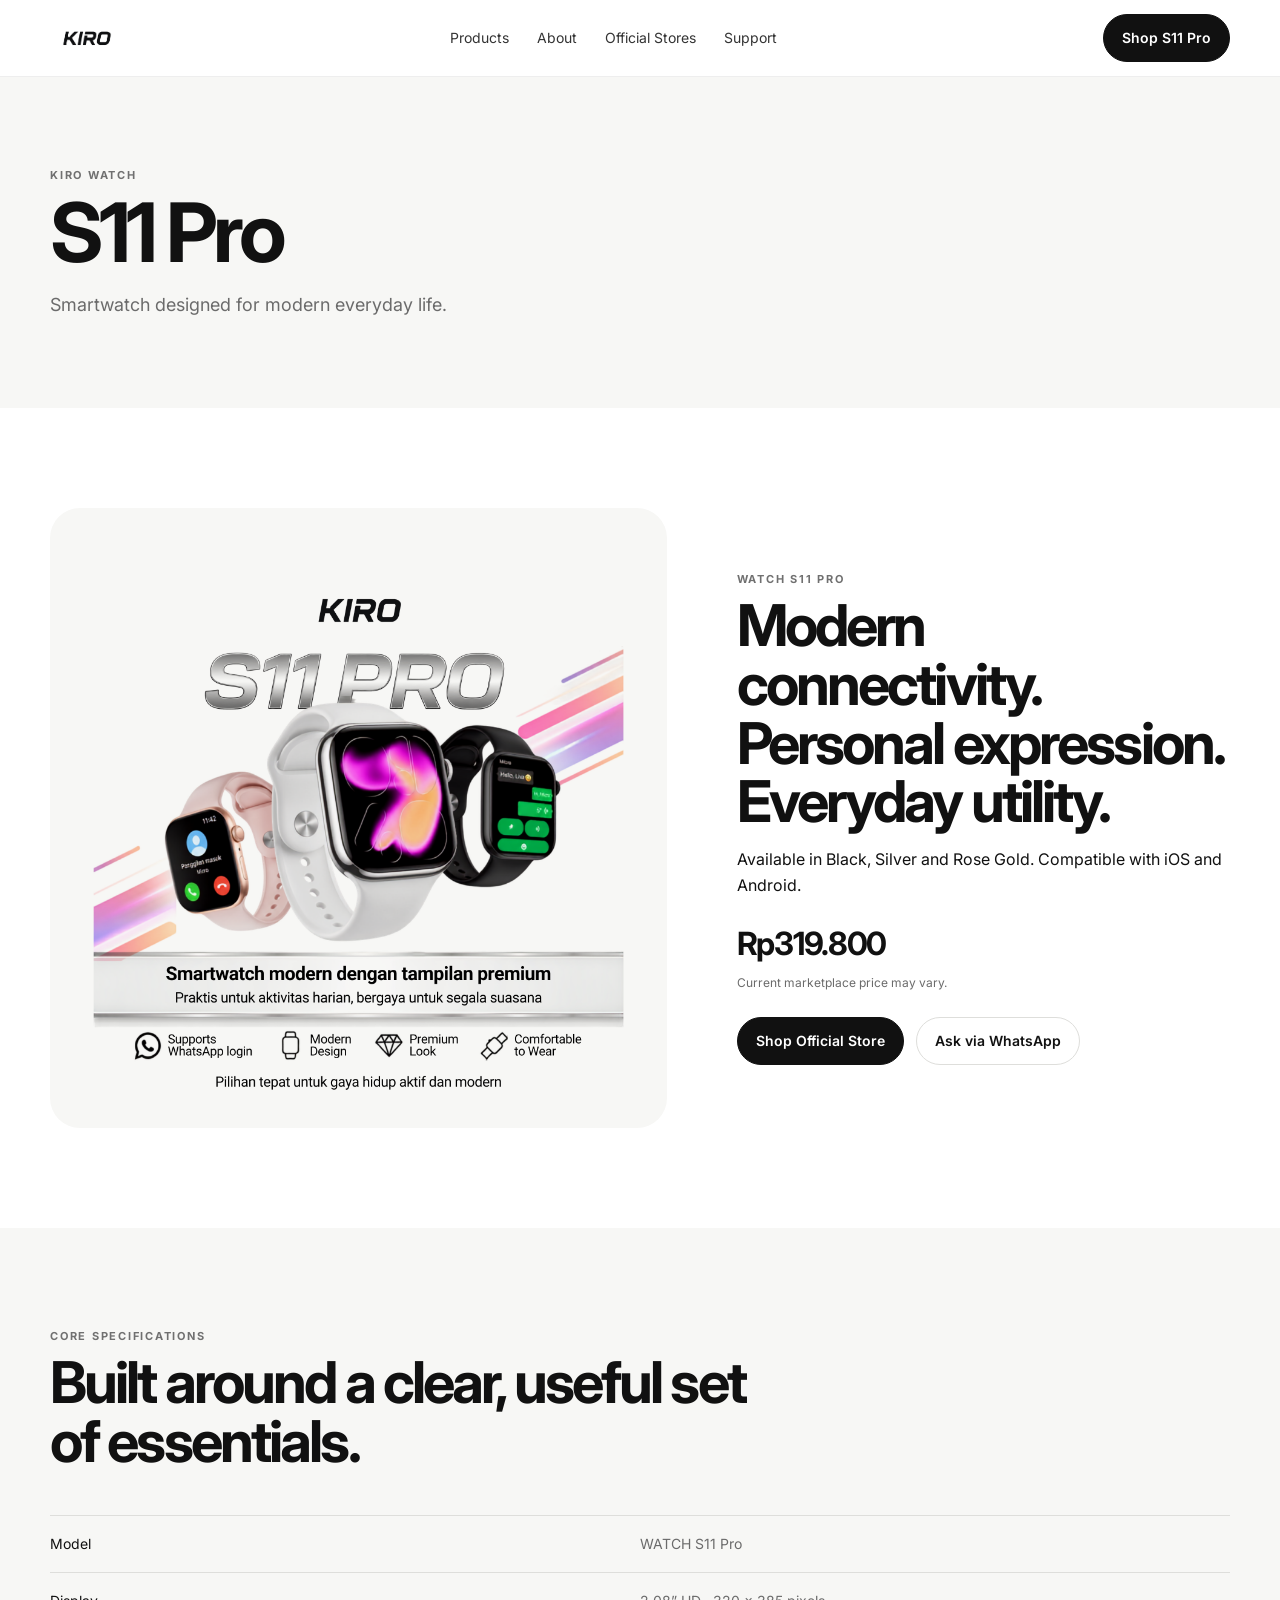
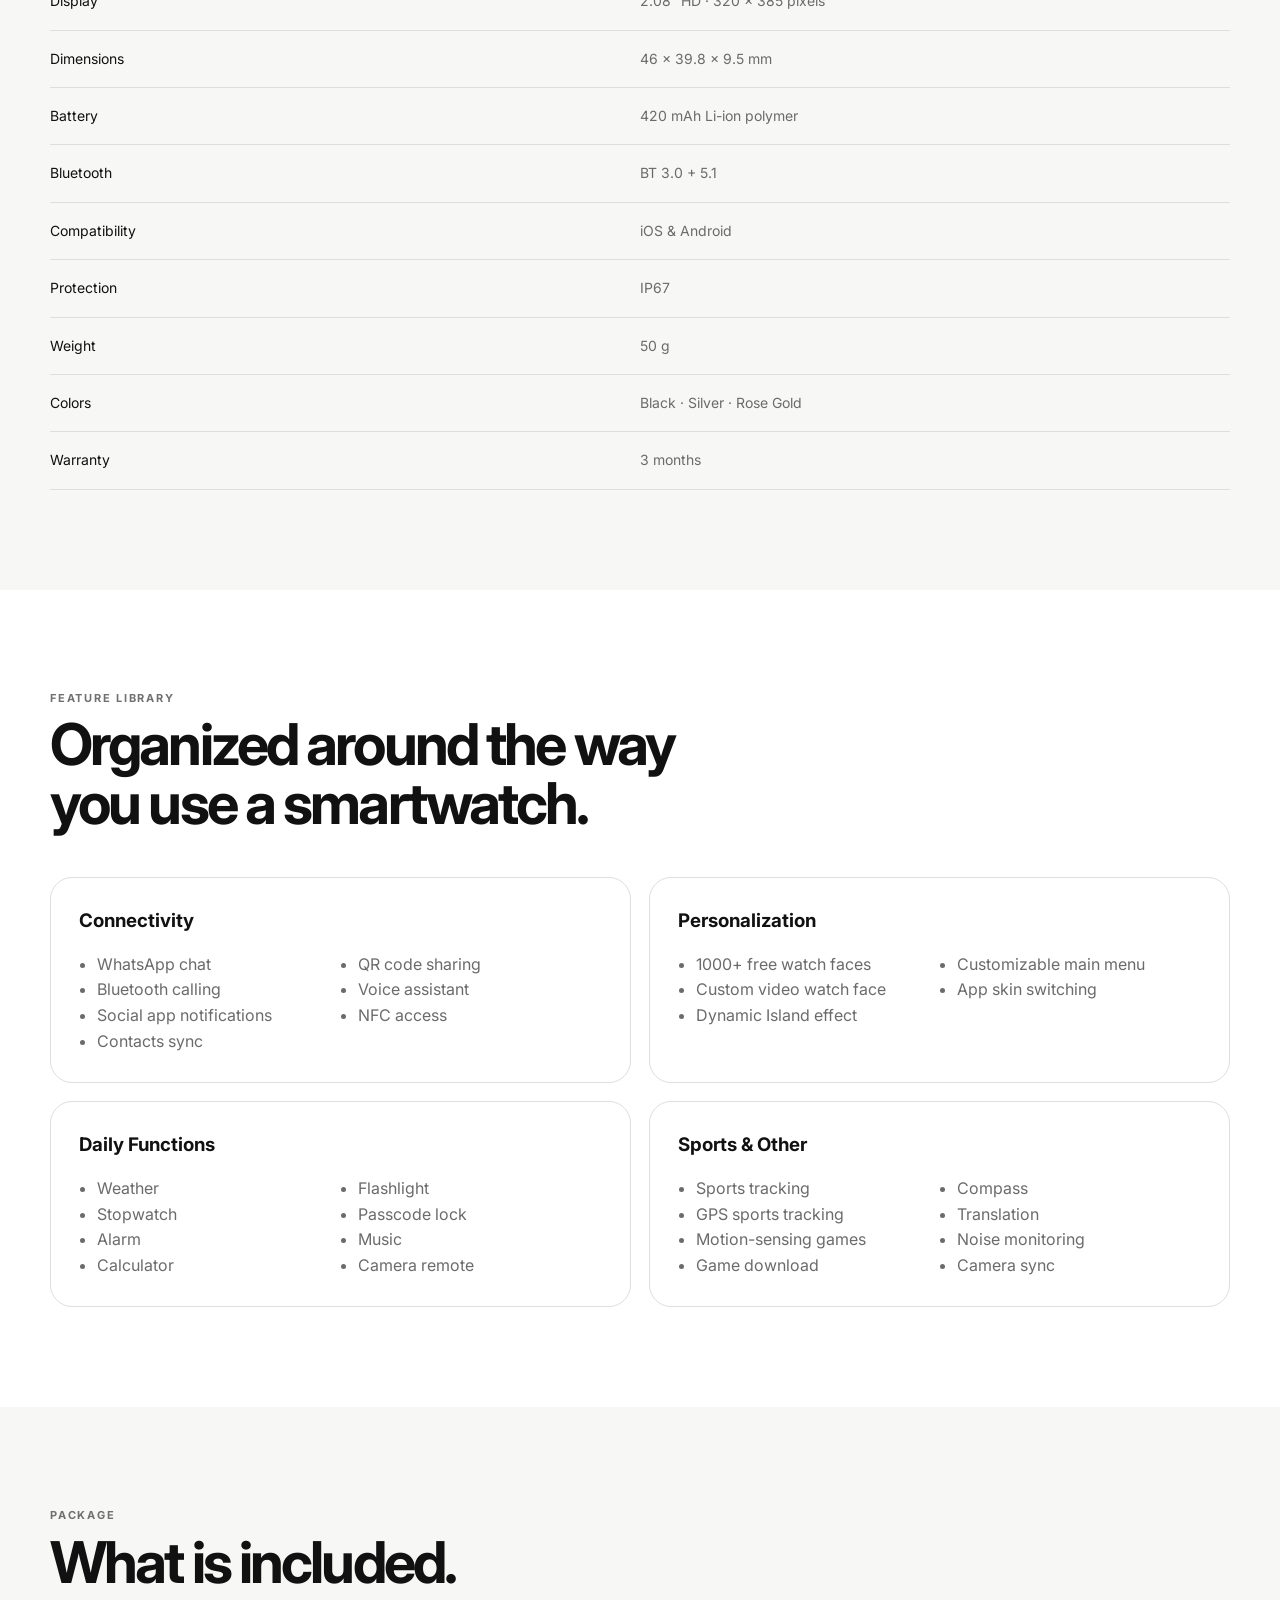
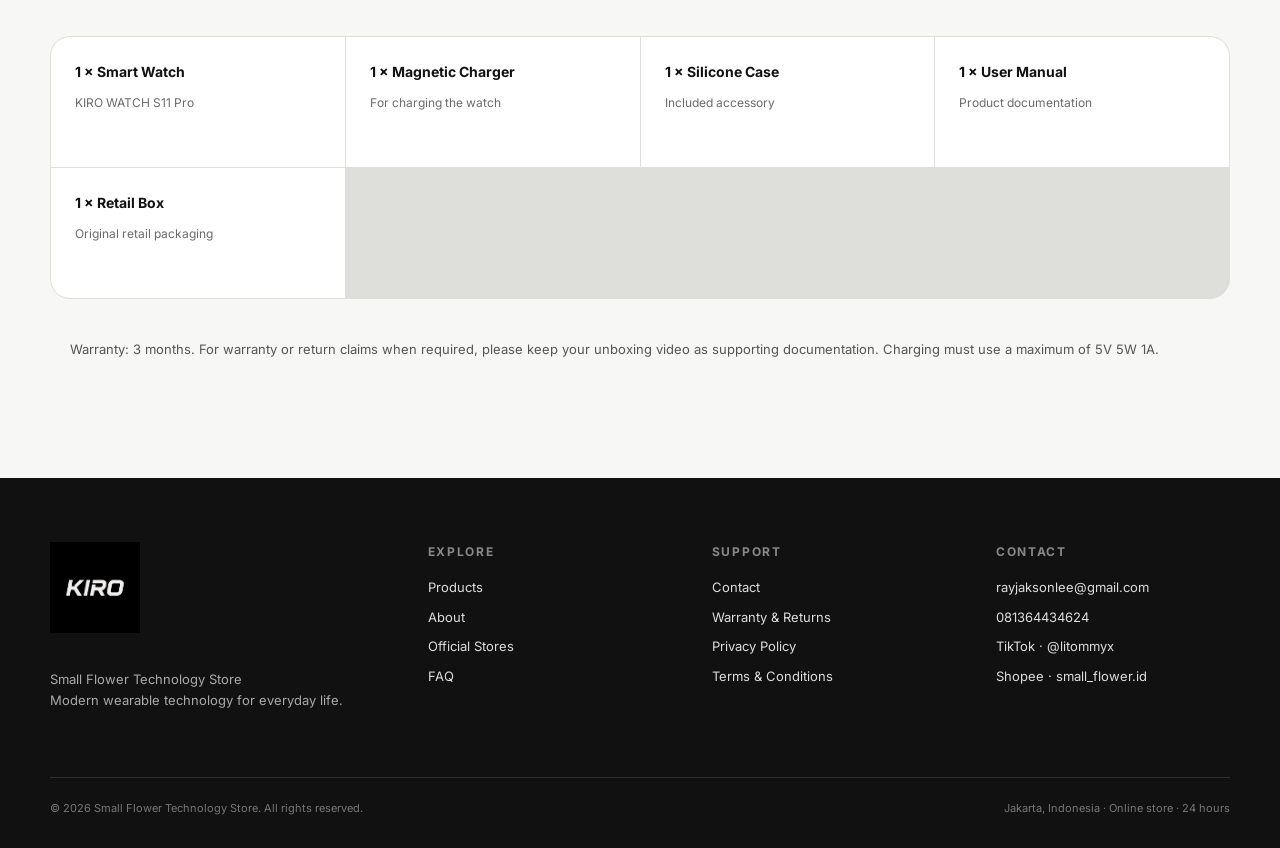
<file: product.html>
<!doctype html><html lang="en"><head><meta charset="utf-8"><meta name="viewport" content="width=device-width,initial-scale=1"><meta name="theme-color" content="#111111"><title>KIRO WATCH S11 Pro | Specifications</title><meta name="description" content="Explore the KIRO WATCH S11 Pro specifications, features, colors, package contents and warranty information."><meta property="og:title" content="KIRO WATCH S11 Pro | Specifications"><meta property="og:description" content="Explore the KIRO WATCH S11 Pro specifications, features, colors, package contents and warranty information."><meta property="og:type" content="website"><link rel="canonical" href="https://YOUR-DOMAIN.com/"><link rel="icon" href="assets/logo/kiro-logo.jpeg"><link rel="stylesheet" href="css/style.css"></head><body><header class="site-header"><div class="container nav"><a class="brand" href="index.html" aria-label="KIRO home"><img src="assets/logo/kiro-logo.jpeg" alt="KIRO"></a><nav class="nav-links" aria-label="Primary"><a href="product.html">Products</a><a href="about.html">About</a><a href="stores.html">Official Stores</a><a href="contact.html">Support</a></nav><a class="nav-cta" href="product.html">Shop S11 Pro</a><button class="menu-btn" aria-label="Open menu" aria-expanded="false"><span></span><span></span><span></span></button></div><div class="container mobile-menu"><a href="product.html">Products</a><a href="about.html">About</a><a href="stores.html">Official Stores</a><a href="contact.html">Support</a><a href="product.html">Shop S11 Pro</a></div></header><main><section class="page-hero"><div class="container reveal"><div class="kicker">KIRO WATCH</div><h1>S11 Pro</h1><p>Smartwatch designed for modern everyday life.</p></div></section><section class="section"><div class="container product-intro"><div class="product-image reveal"><img src="assets/products/kiro-s11-pro.png" alt="KIRO WATCH S11 Pro smartwatch"></div><div class="reveal"><div class="kicker">WATCH S11 Pro</div><h2>Modern connectivity. Personal expression. Everyday utility.</h2><p>Available in Black, Silver and Rose Gold. Compatible with iOS and Android.</p><div class="price">Rp319.800</div><div class="price-note">Current marketplace price may vary.</div><div class="actions" style="margin-top:24px"><a class="btn btn-dark" href="stores.html">Shop Official Store</a><a class="btn btn-light" href="https://wa.me/6281364434624" target="_blank" rel="noopener">Ask via WhatsApp</a></div></div></div></section>
<section class="section section-soft"><div class="container"><div class="section-head"><div><div class="kicker">Core specifications</div><h2>Built around a clear, useful set of essentials.</h2></div></div><div class="spec-table reveal"><div class="spec-row"><span>Model</span><span>WATCH S11 Pro</span></div><div class="spec-row"><span>Display</span><span>2.08” HD · 320 × 385 pixels</span></div><div class="spec-row"><span>Dimensions</span><span>46 × 39.8 × 9.5 mm</span></div><div class="spec-row"><span>Battery</span><span>420 mAh Li-ion polymer</span></div><div class="spec-row"><span>Bluetooth</span><span>BT 3.0 + 5.1</span></div><div class="spec-row"><span>Compatibility</span><span>iOS & Android</span></div><div class="spec-row"><span>Protection</span><span>IP67</span></div><div class="spec-row"><span>Weight</span><span>50 g</span></div><div class="spec-row"><span>Colors</span><span>Black · Silver · Rose Gold</span></div><div class="spec-row"><span>Warranty</span><span>3 months</span></div></div></div></section>
<section class="section"><div class="container"><div class="section-head"><div><div class="kicker">Feature library</div><h2>Organized around the way you use a smartwatch.</h2></div></div><div class="feature-categories reveal"><div class="category"><h3>Connectivity</h3><ul><li>WhatsApp chat</li><li>Bluetooth calling</li><li>Social app notifications</li><li>Contacts sync</li><li>QR code sharing</li><li>Voice assistant</li><li>NFC access</li></ul></div><div class="category"><h3>Personalization</h3><ul><li>1000+ free watch faces</li><li>Custom video watch face</li><li>Dynamic Island effect</li><li>Customizable main menu</li><li>App skin switching</li></ul></div><div class="category"><h3>Daily Functions</h3><ul><li>Weather</li><li>Stopwatch</li><li>Alarm</li><li>Calculator</li><li>Flashlight</li><li>Passcode lock</li><li>Music</li><li>Camera remote</li></ul></div><div class="category"><h3>Sports & Other</h3><ul><li>Sports tracking</li><li>GPS sports tracking</li><li>Motion-sensing games</li><li>Game download</li><li>Compass</li><li>Translation</li><li>Noise monitoring</li><li>Camera sync</li></ul></div></div></div></section>
<section class="section section-soft"><div class="container"><div class="section-head"><div><div class="kicker">Package</div><h2>What is included.</h2></div></div><div class="mini-grid reveal"><div class="mini-card"><strong>1 × Smart Watch</strong><span>KIRO WATCH S11 Pro</span></div><div class="mini-card"><strong>1 × Magnetic Charger</strong><span>For charging the watch</span></div><div class="mini-card"><strong>1 × Silicone Case</strong><span>Included accessory</span></div><div class="mini-card"><strong>1 × User Manual</strong><span>Product documentation</span></div><div class="mini-card"><strong>1 × Retail Box</strong><span>Original retail packaging</span></div></div><div class="note" style="margin-top:22px">Warranty: 3 months. For warranty or return claims when required, please keep your unboxing video as supporting documentation. Charging must use a maximum of 5V 5W 1A.</div></div></section></main><footer class="footer"><div class="container footer-grid"><div><img class="small-logo" src="assets/logo/kiro-logo.jpeg" alt="KIRO logo"><p>Small Flower Technology Store<br>Modern wearable technology for everyday life.</p></div><div><h3>Explore</h3><div class="footer-links"><a href="product.html">Products</a><a href="about.html">About</a><a href="stores.html">Official Stores</a><a href="faq.html">FAQ</a></div></div><div><h3>Support</h3><div class="footer-links"><a href="contact.html">Contact</a><a href="warranty.html">Warranty & Returns</a><a href="privacy.html">Privacy Policy</a><a href="terms.html">Terms & Conditions</a></div></div><div><h3>Contact</h3><div class="footer-links"><a href="mailto:rayjaksonlee@gmail.com">rayjaksonlee@gmail.com</a><a href="https://wa.me/6281364434624" target="_blank" rel="noopener">081364434624</a><a href="https://www.tiktok.com/@litommyx" target="_blank" rel="noopener">TikTok · @litommyx</a><a href="https://shopee.co.id/small_flower.id" target="_blank" rel="noopener">Shopee · small_flower.id</a></div></div></div><div class="container footer-bottom"><span>© 2026 Small Flower Technology Store. All rights reserved.</span><span>Jakarta, Indonesia · Online store · 24 hours</span></div></footer><script src="js/main.js" defer></script></body></html>
</file>
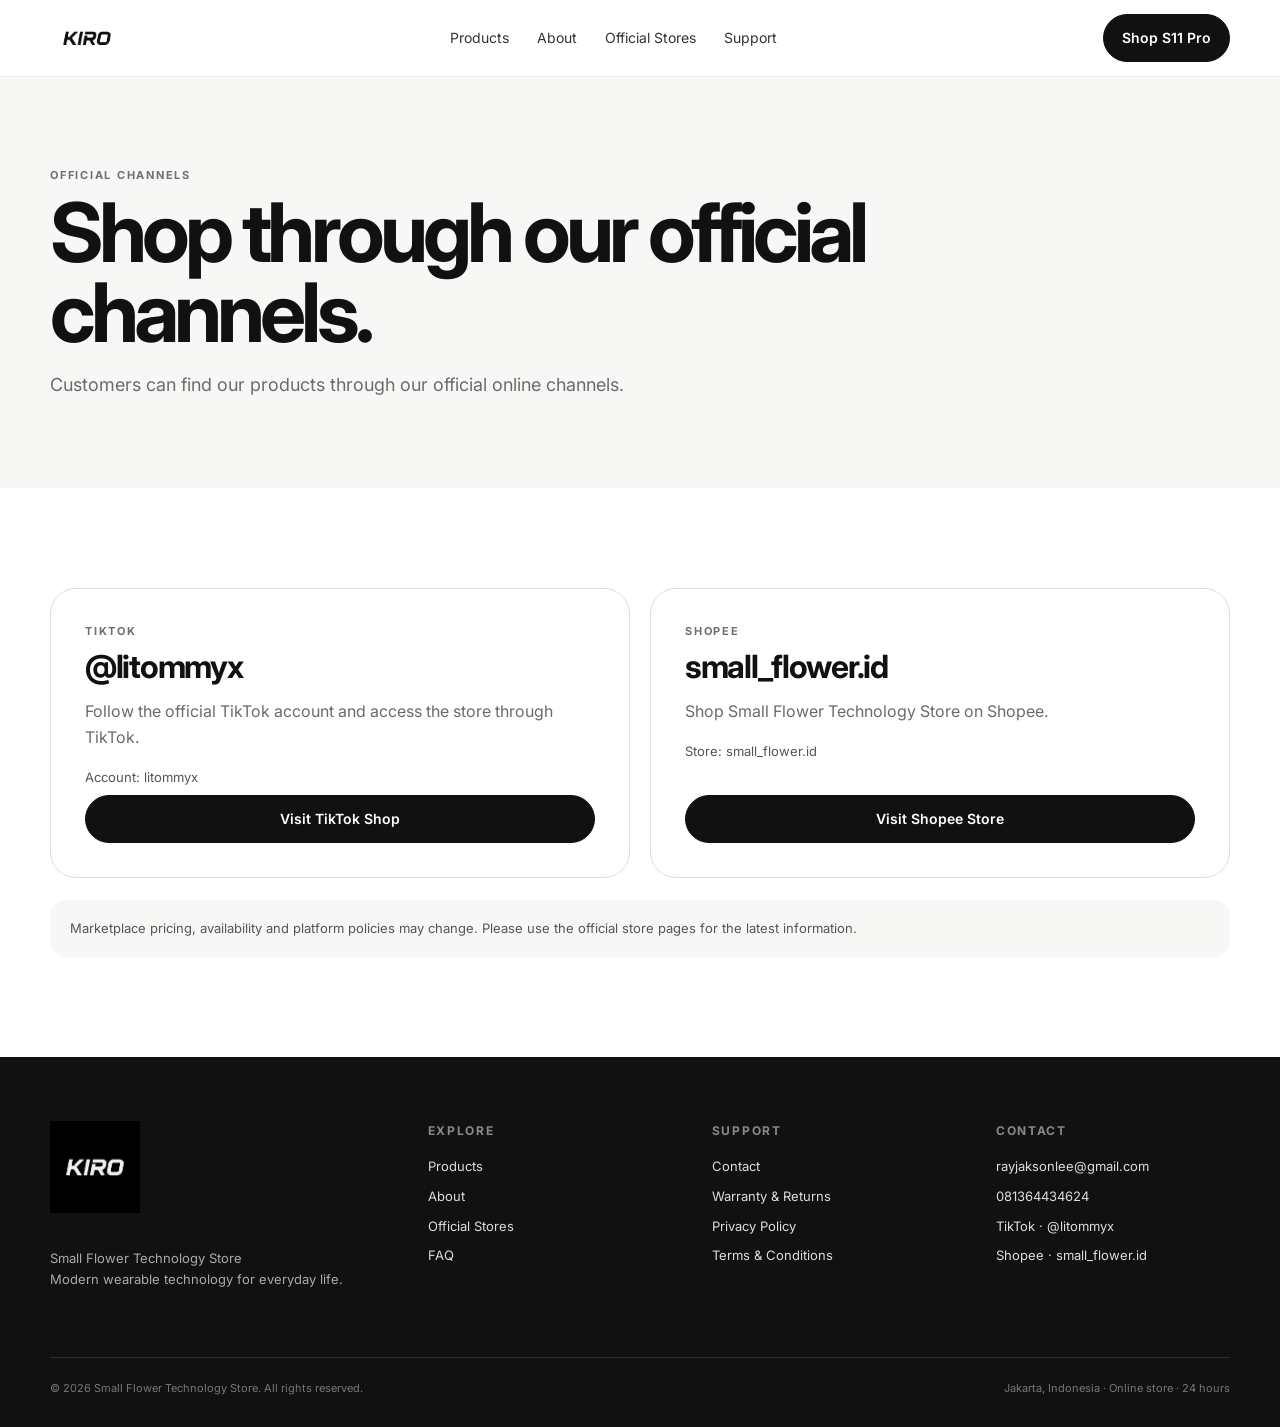
<file: stores.html>
<!doctype html><html lang="en"><head><meta charset="utf-8"><meta name="viewport" content="width=device-width,initial-scale=1"><meta name="theme-color" content="#111111"><title>Official Stores | Small Flower Technology Store</title><meta name="description" content="Find the official online channels for Small Flower Technology Store and KIRO WATCH."><meta property="og:title" content="Official Stores | Small Flower Technology Store"><meta property="og:description" content="Find the official online channels for Small Flower Technology Store and KIRO WATCH."><meta property="og:type" content="website"><link rel="canonical" href="https://YOUR-DOMAIN.com/"><link rel="icon" href="assets/logo/kiro-logo.jpeg"><link rel="stylesheet" href="css/style.css"></head><body><header class="site-header"><div class="container nav"><a class="brand" href="index.html" aria-label="KIRO home"><img src="assets/logo/kiro-logo.jpeg" alt="KIRO"></a><nav class="nav-links" aria-label="Primary"><a href="product.html">Products</a><a href="about.html">About</a><a href="stores.html">Official Stores</a><a href="contact.html">Support</a></nav><a class="nav-cta" href="product.html">Shop S11 Pro</a><button class="menu-btn" aria-label="Open menu" aria-expanded="false"><span></span><span></span><span></span></button></div><div class="container mobile-menu"><a href="product.html">Products</a><a href="about.html">About</a><a href="stores.html">Official Stores</a><a href="contact.html">Support</a><a href="product.html">Shop S11 Pro</a></div></header><main><section class="page-hero"><div class="container reveal"><div class="kicker">Official channels</div><h1>Shop through our official channels.</h1><p>Customers can find our products through our official online channels.</p></div></section><section class="section"><div class="container"><div class="store-grid"><article class="store-card reveal"><div><div class="kicker">TikTok</div><h2>@litommyx</h2><p>Follow the official TikTok account and access the store through TikTok.</p><div class="store-meta">Account: litommyx</div></div><a class="btn btn-dark" href="https://www.tiktok.com/@litommyx" target="_blank" rel="noopener">Visit TikTok Shop</a></article><article class="store-card reveal"><div><div class="kicker">Shopee</div><h2>small_flower.id</h2><p>Shop Small Flower Technology Store on Shopee.</p><div class="store-meta">Store: small_flower.id</div></div><a class="btn btn-dark" href="https://shopee.co.id/small_flower.id" target="_blank" rel="noopener">Visit Shopee Store</a></article></div><div class="note" style="margin-top:22px">Marketplace pricing, availability and platform policies may change. Please use the official store pages for the latest information.</div></div></section></main><footer class="footer"><div class="container footer-grid"><div><img class="small-logo" src="assets/logo/kiro-logo.jpeg" alt="KIRO logo"><p>Small Flower Technology Store<br>Modern wearable technology for everyday life.</p></div><div><h3>Explore</h3><div class="footer-links"><a href="product.html">Products</a><a href="about.html">About</a><a href="stores.html">Official Stores</a><a href="faq.html">FAQ</a></div></div><div><h3>Support</h3><div class="footer-links"><a href="contact.html">Contact</a><a href="warranty.html">Warranty & Returns</a><a href="privacy.html">Privacy Policy</a><a href="terms.html">Terms & Conditions</a></div></div><div><h3>Contact</h3><div class="footer-links"><a href="mailto:rayjaksonlee@gmail.com">rayjaksonlee@gmail.com</a><a href="https://wa.me/6281364434624" target="_blank" rel="noopener">081364434624</a><a href="https://www.tiktok.com/@litommyx" target="_blank" rel="noopener">TikTok · @litommyx</a><a href="https://shopee.co.id/small_flower.id" target="_blank" rel="noopener">Shopee · small_flower.id</a></div></div></div><div class="container footer-bottom"><span>© 2026 Small Flower Technology Store. All rights reserved.</span><span>Jakarta, Indonesia · Online store · 24 hours</span></div></footer><script src="js/main.js" defer></script></body></html>
</file>
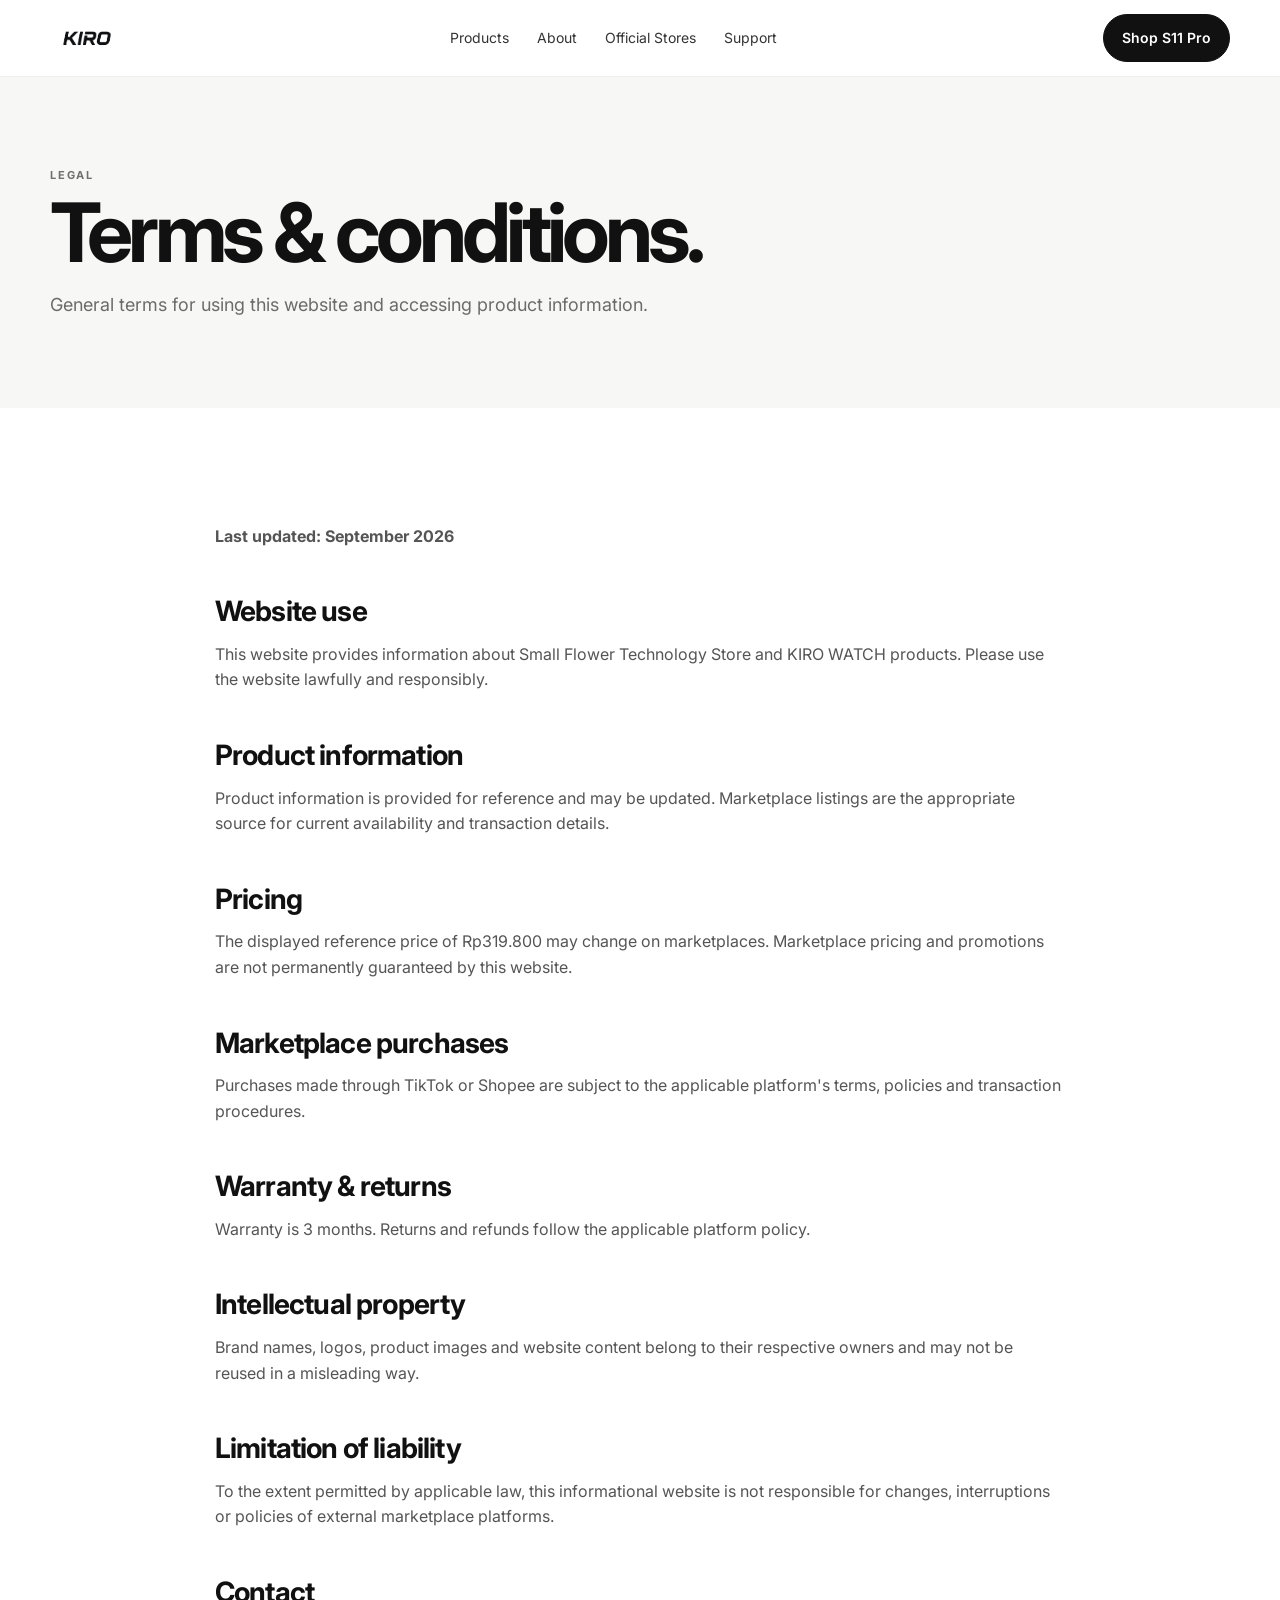
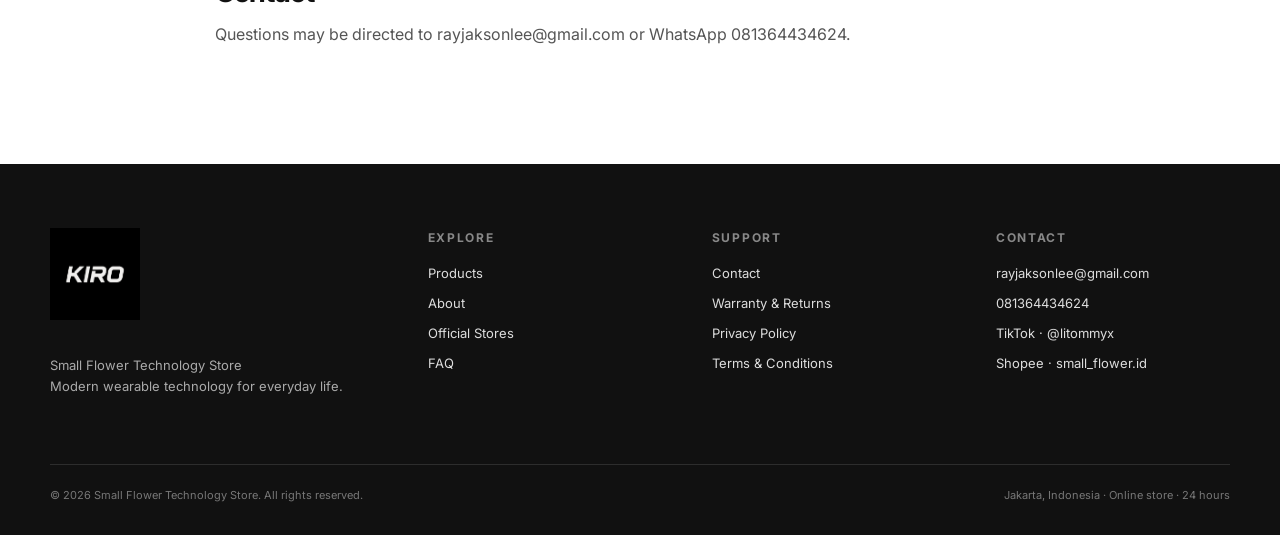
<file: terms.html>
<!doctype html><html lang="en"><head><meta charset="utf-8"><meta name="viewport" content="width=device-width,initial-scale=1"><meta name="theme-color" content="#111111"><title>Terms & Conditions | Small Flower Technology Store</title><meta name="description" content="General Terms & Conditions for the Small Flower Technology Store official website."><meta property="og:title" content="Terms & Conditions | Small Flower Technology Store"><meta property="og:description" content="General Terms & Conditions for the Small Flower Technology Store official website."><meta property="og:type" content="website"><link rel="canonical" href="https://YOUR-DOMAIN.com/"><link rel="icon" href="assets/logo/kiro-logo.jpeg"><link rel="stylesheet" href="css/style.css"></head><body><header class="site-header"><div class="container nav"><a class="brand" href="index.html" aria-label="KIRO home"><img src="assets/logo/kiro-logo.jpeg" alt="KIRO"></a><nav class="nav-links" aria-label="Primary"><a href="product.html">Products</a><a href="about.html">About</a><a href="stores.html">Official Stores</a><a href="contact.html">Support</a></nav><a class="nav-cta" href="product.html">Shop S11 Pro</a><button class="menu-btn" aria-label="Open menu" aria-expanded="false"><span></span><span></span><span></span></button></div><div class="container mobile-menu"><a href="product.html">Products</a><a href="about.html">About</a><a href="stores.html">Official Stores</a><a href="contact.html">Support</a><a href="product.html">Shop S11 Pro</a></div></header><main><section class="page-hero"><div class="container reveal"><div class="kicker">Legal</div><h1>Terms & conditions.</h1><p>General terms for using this website and accessing product information.</p></div></section><section class="section"><div class="container content reveal"><p><strong>Last updated: September 2026</strong></p><h2>Website use</h2><p>This website provides information about Small Flower Technology Store and KIRO WATCH products. Please use the website lawfully and responsibly.</p><h2>Product information</h2><p>Product information is provided for reference and may be updated. Marketplace listings are the appropriate source for current availability and transaction details.</p><h2>Pricing</h2><p>The displayed reference price of Rp319.800 may change on marketplaces. Marketplace pricing and promotions are not permanently guaranteed by this website.</p><h2>Marketplace purchases</h2><p>Purchases made through TikTok or Shopee are subject to the applicable platform's terms, policies and transaction procedures.</p><h2>Warranty & returns</h2><p>Warranty is 3 months. Returns and refunds follow the applicable platform policy.</p><h2>Intellectual property</h2><p>Brand names, logos, product images and website content belong to their respective owners and may not be reused in a misleading way.</p><h2>Limitation of liability</h2><p>To the extent permitted by applicable law, this informational website is not responsible for changes, interruptions or policies of external marketplace platforms.</p><h2>Contact</h2><p>Questions may be directed to rayjaksonlee@gmail.com or WhatsApp 081364434624.</p></div></section></main><footer class="footer"><div class="container footer-grid"><div><img class="small-logo" src="assets/logo/kiro-logo.jpeg" alt="KIRO logo"><p>Small Flower Technology Store<br>Modern wearable technology for everyday life.</p></div><div><h3>Explore</h3><div class="footer-links"><a href="product.html">Products</a><a href="about.html">About</a><a href="stores.html">Official Stores</a><a href="faq.html">FAQ</a></div></div><div><h3>Support</h3><div class="footer-links"><a href="contact.html">Contact</a><a href="warranty.html">Warranty & Returns</a><a href="privacy.html">Privacy Policy</a><a href="terms.html">Terms & Conditions</a></div></div><div><h3>Contact</h3><div class="footer-links"><a href="mailto:rayjaksonlee@gmail.com">rayjaksonlee@gmail.com</a><a href="https://wa.me/6281364434624" target="_blank" rel="noopener">081364434624</a><a href="https://www.tiktok.com/@litommyx" target="_blank" rel="noopener">TikTok · @litommyx</a><a href="https://shopee.co.id/small_flower.id" target="_blank" rel="noopener">Shopee · small_flower.id</a></div></div></div><div class="container footer-bottom"><span>© 2026 Small Flower Technology Store. All rights reserved.</span><span>Jakarta, Indonesia · Online store · 24 hours</span></div></footer><script src="js/main.js" defer></script></body></html>
</file>
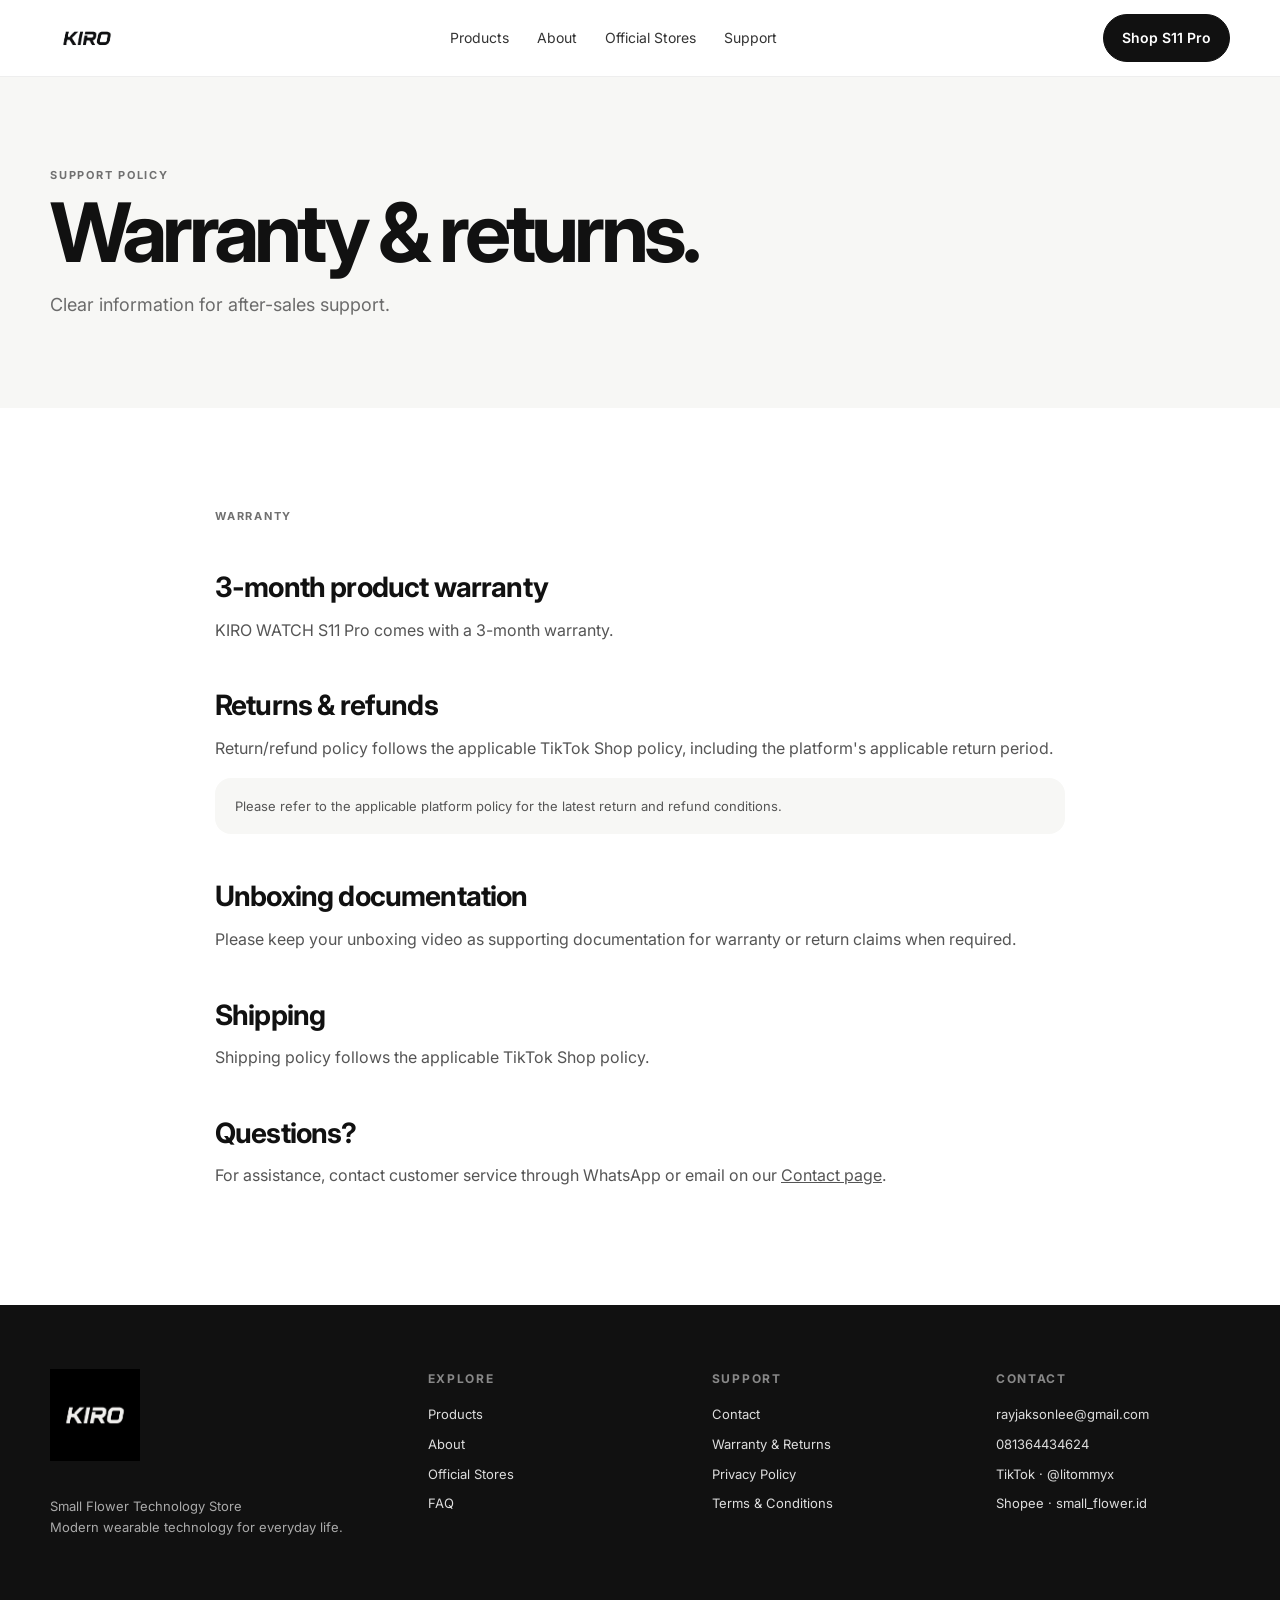
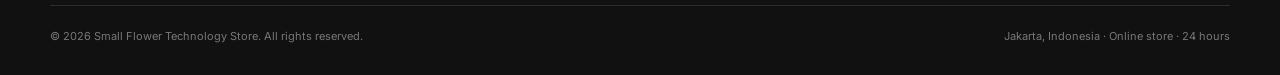
<file: warranty.html>
<!doctype html><html lang="en"><head><meta charset="utf-8"><meta name="viewport" content="width=device-width,initial-scale=1"><meta name="theme-color" content="#111111"><title>Warranty & Returns | KIRO WATCH</title><meta name="description" content="Warranty and return information for KIRO WATCH products sold through Small Flower Technology Store."><meta property="og:title" content="Warranty & Returns | KIRO WATCH"><meta property="og:description" content="Warranty and return information for KIRO WATCH products sold through Small Flower Technology Store."><meta property="og:type" content="website"><link rel="canonical" href="https://YOUR-DOMAIN.com/"><link rel="icon" href="assets/logo/kiro-logo.jpeg"><link rel="stylesheet" href="css/style.css"></head><body><header class="site-header"><div class="container nav"><a class="brand" href="index.html" aria-label="KIRO home"><img src="assets/logo/kiro-logo.jpeg" alt="KIRO"></a><nav class="nav-links" aria-label="Primary"><a href="product.html">Products</a><a href="about.html">About</a><a href="stores.html">Official Stores</a><a href="contact.html">Support</a></nav><a class="nav-cta" href="product.html">Shop S11 Pro</a><button class="menu-btn" aria-label="Open menu" aria-expanded="false"><span></span><span></span><span></span></button></div><div class="container mobile-menu"><a href="product.html">Products</a><a href="about.html">About</a><a href="stores.html">Official Stores</a><a href="contact.html">Support</a><a href="product.html">Shop S11 Pro</a></div></header><main><section class="page-hero"><div class="container reveal"><div class="kicker">Support policy</div><h1>Warranty & returns.</h1><p>Clear information for after-sales support.</p></div></section><section class="section"><div class="container content reveal"><div class="kicker">Warranty</div><h2>3-month product warranty</h2><p>KIRO WATCH S11 Pro comes with a 3-month warranty.</p><h2>Returns & refunds</h2><p>Return/refund policy follows the applicable TikTok Shop policy, including the platform's applicable return period.</p><div class="note">Please refer to the applicable platform policy for the latest return and refund conditions.</div><h2>Unboxing documentation</h2><p>Please keep your unboxing video as supporting documentation for warranty or return claims when required.</p><h2>Shipping</h2><p>Shipping policy follows the applicable TikTok Shop policy.</p><h2>Questions?</h2><p>For assistance, contact customer service through WhatsApp or email on our <a href="contact.html"><u>Contact page</u></a>.</p></div></section></main><footer class="footer"><div class="container footer-grid"><div><img class="small-logo" src="assets/logo/kiro-logo.jpeg" alt="KIRO logo"><p>Small Flower Technology Store<br>Modern wearable technology for everyday life.</p></div><div><h3>Explore</h3><div class="footer-links"><a href="product.html">Products</a><a href="about.html">About</a><a href="stores.html">Official Stores</a><a href="faq.html">FAQ</a></div></div><div><h3>Support</h3><div class="footer-links"><a href="contact.html">Contact</a><a href="warranty.html">Warranty & Returns</a><a href="privacy.html">Privacy Policy</a><a href="terms.html">Terms & Conditions</a></div></div><div><h3>Contact</h3><div class="footer-links"><a href="mailto:rayjaksonlee@gmail.com">rayjaksonlee@gmail.com</a><a href="https://wa.me/6281364434624" target="_blank" rel="noopener">081364434624</a><a href="https://www.tiktok.com/@litommyx" target="_blank" rel="noopener">TikTok · @litommyx</a><a href="https://shopee.co.id/small_flower.id" target="_blank" rel="noopener">Shopee · small_flower.id</a></div></div></div><div class="container footer-bottom"><span>© 2026 Small Flower Technology Store. All rights reserved.</span><span>Jakarta, Indonesia · Online store · 24 hours</span></div></footer><script src="js/main.js" defer></script></body></html>
</file>
<file: css/style.css>
@import url('https://fonts.googleapis.com/css2?family=Inter:wght@400;500;600;700;800&display=swap');
:root{--black:#111;--white:#fff;--soft:#f7f7f5;--gray:#e9e9e7;--muted:#6b6b6b;--line:#dededb;--max:1180px;--radius:24px;}
*{box-sizing:border-box}html{scroll-behavior:smooth}body{margin:0;font-family:Inter,Arial,sans-serif;color:var(--black);background:#fff;line-height:1.6;-webkit-font-smoothing:antialiased}a{color:inherit;text-decoration:none}button,a{font:inherit}.container{width:min(calc(100% - 40px),var(--max));margin:auto}.site-header{position:sticky;top:0;z-index:20;background:rgba(255,255,255,.9);backdrop-filter:blur(16px);border-bottom:1px solid rgba(17,17,17,.07)}.nav{height:76px;display:flex;align-items:center;justify-content:space-between;gap:28px}.brand{display:flex;align-items:center}.brand img{width:74px;height:auto;display:block}.nav-links{display:flex;align-items:center;gap:28px;font-size:14px;color:#333}.nav-links a{transition:opacity .2s}.nav-links a:hover{opacity:.55}.nav-cta,.btn{display:inline-flex;align-items:center;justify-content:center;gap:8px;border:1px solid var(--black);padding:12px 18px;border-radius:999px;font-size:14px;font-weight:600;transition:transform .2s,background .2s,color .2s}.nav-cta,.btn-dark{background:var(--black);color:#fff}.btn-light{background:#fff;color:var(--black);border-color:var(--line)}.btn:hover{transform:translateY(-1px)}.menu-btn{display:none;background:none;border:0;padding:8px}.menu-btn span{display:block;width:23px;height:2px;background:#111;margin:5px 0}.mobile-menu{display:none;padding:8px 0 22px}.mobile-menu.open{display:grid;gap:14px}.mobile-menu a{padding:9px 0;border-bottom:1px solid var(--line);font-weight:500}
.hero{background:var(--soft);padding:74px 0 0;overflow:hidden}.hero-grid{display:grid;grid-template-columns:.82fr 1.18fr;align-items:center;min-height:650px}.eyebrow{text-transform:uppercase;letter-spacing:.18em;font-size:11px;font-weight:700;color:#666;margin-bottom:18px}.hero h1{font-size:clamp(46px,6.2vw,86px);line-height:.96;letter-spacing:-.065em;margin:0 0 24px;max-width:650px}.hero p{font-size:18px;color:#5f5f5f;max-width:560px;margin:0 0 30px}.actions{display:flex;flex-wrap:wrap;gap:12px}.hero-visual{height:650px;display:flex;align-items:flex-end;justify-content:center}.hero-visual img{width:100%;height:100%;object-fit:contain;object-position:center bottom;mix-blend-mode:multiply}
.section{padding:100px 0}.section-soft{background:var(--soft)}.section-head{display:flex;align-items:end;justify-content:space-between;gap:30px;margin-bottom:44px}.kicker{text-transform:uppercase;letter-spacing:.16em;font-size:11px;font-weight:700;color:#707070}.section h2{font-size:clamp(34px,4.5vw,58px);line-height:1.02;letter-spacing:-.05em;margin:8px 0 0;max-width:720px}.section-head p{color:var(--muted);max-width:420px;margin:0}.feature-grid{display:grid;grid-template-columns:repeat(4,1fr);border-top:1px solid var(--line)}.feature{padding:28px 24px 30px 0;border-bottom:1px solid var(--line);min-height:170px}.feature:not(:nth-child(4n+1)){padding-left:24px;border-left:1px solid var(--line)}.icon{width:34px;height:34px;border:1px solid #bbb;border-radius:50%;display:grid;place-items:center;font-size:12px;margin-bottom:22px}.feature h3{font-size:17px;margin:0 0 8px}.feature p{font-size:13px;color:var(--muted);margin:0}.showcase{display:grid;grid-template-columns:1.05fr .95fr;gap:70px;align-items:center}.showcase-img{background:#fff;border-radius:var(--radius);min-height:560px;display:grid;place-items:center;overflow:hidden}.showcase-img img{width:100%;height:100%;object-fit:contain;mix-blend-mode:multiply}.showcase-copy h2{margin-bottom:20px}.showcase-copy p{color:var(--muted);font-size:17px}.stat-row{display:grid;grid-template-columns:repeat(3,1fr);border-top:1px solid var(--line);margin-top:38px}.stat{padding:22px 20px 0 0}.stat strong{display:block;font-size:26px;letter-spacing:-.04em}.stat span{color:var(--muted);font-size:12px}.dark-section{background:#111;color:#fff}.dark-section .kicker,.dark-section p{color:#aaa}.dark-section .section h2{color:#fff}.whatsapp-grid{display:grid;grid-template-columns:1fr 1fr;gap:80px;align-items:center}.quote{font-size:clamp(30px,4vw,52px);line-height:1.05;letter-spacing:-.045em;margin:0}.list{display:grid;gap:0;margin:28px 0}.list div{padding:15px 0;border-bottom:1px solid rgba(255,255,255,.15);display:flex;justify-content:space-between;gap:20px;color:#ddd}.list span{color:#999}.personal{display:grid;grid-template-columns:.8fr 1.2fr;gap:80px;align-items:center}.watch-card{background:#eaeae7;border-radius:30px;min-height:480px;display:grid;place-items:center;overflow:hidden}.watch-card img{width:100%;height:100%;object-fit:contain;mix-blend-mode:multiply}.chips{display:flex;flex-wrap:wrap;gap:9px;margin-top:28px}.chip{border:1px solid var(--line);padding:9px 13px;border-radius:999px;font-size:12px;color:#444}.mini-grid{display:grid;grid-template-columns:repeat(4,1fr);gap:1px;background:var(--line);border:1px solid var(--line);border-radius:20px;overflow:hidden}.mini-card{background:#fff;padding:24px;min-height:130px}.mini-card strong{display:block;margin-bottom:6px;font-size:14px}.mini-card span{font-size:12px;color:var(--muted)}.center-cta{text-align:center;margin-top:44px}.banner{background:#111;color:#fff;border-radius:28px;padding:54px;display:flex;justify-content:space-between;align-items:center;gap:30px}.banner h2{margin:0;font-size:clamp(28px,4vw,48px);letter-spacing:-.04em}.banner p{color:#aaa;margin:8px 0 0}.page-hero{padding:90px 0 70px;background:var(--soft)}.page-hero h1{font-size:clamp(46px,7vw,82px);line-height:.98;letter-spacing:-.06em;margin:8px 0 18px;max-width:850px}.page-hero p{max-width:700px;color:var(--muted);font-size:18px}.product-intro{display:grid;grid-template-columns:1fr .8fr;gap:70px;align-items:center}.product-image{background:var(--soft);border-radius:30px;min-height:620px;display:grid;place-items:center}.product-image img{width:100%;height:100%;object-fit:contain;mix-blend-mode:multiply}.price{font-size:32px;font-weight:700;letter-spacing:-.04em;margin:20px 0 4px}.price-note{font-size:12px;color:var(--muted)}.spec-table{display:grid;border-top:1px solid var(--line)}.spec-row{display:grid;grid-template-columns:1fr 1fr;padding:17px 0;border-bottom:1px solid var(--line);font-size:14px}.spec-row span:last-child{color:var(--muted)}.feature-categories{display:grid;grid-template-columns:repeat(2,1fr);gap:18px}.category{border:1px solid var(--line);border-radius:22px;padding:28px}.category h3{margin:0 0 16px}.category ul{margin:0;padding-left:18px;color:var(--muted);columns:2}.note{padding:18px 20px;background:var(--soft);border-radius:16px;color:#555;font-size:13px}.content{max-width:850px}.content h2{font-size:28px;letter-spacing:-.03em;margin-top:48px}.content p,.content li{color:#555}.content ul{padding-left:20px}.store-grid{display:grid;grid-template-columns:1fr 1fr;gap:20px}.store-card{border:1px solid var(--line);border-radius:26px;padding:34px;min-height:290px;display:flex;flex-direction:column;justify-content:space-between}.store-card h2{font-size:32px;letter-spacing:-.04em;margin:10px 0}.store-card p{color:var(--muted)}.store-meta{font-size:13px;color:#555}.contact-grid{display:grid;grid-template-columns:.9fr 1.1fr;gap:70px}.contact-list{border-top:1px solid var(--line)}.contact-item{padding:22px 0;border-bottom:1px solid var(--line)}.contact-item small{display:block;color:#777;text-transform:uppercase;letter-spacing:.12em;font-size:10px;font-weight:700;margin-bottom:5px}.contact-item a{font-size:18px}.faq{border-top:1px solid var(--line)}.faq details{border-bottom:1px solid var(--line);padding:20px 0}.faq summary{cursor:pointer;font-weight:600;list-style:none;display:flex;justify-content:space-between}.faq summary::-webkit-details-marker{display:none}.faq summary:after{content:'+';color:#777}.faq details[open] summary:after{content:'−'}.footer{background:#111;color:#fff;padding:64px 0 30px}.footer-grid{display:grid;grid-template-columns:1.4fr 1fr 1fr 1fr;gap:50px;padding-bottom:54px}.footer h3{font-size:12px;text-transform:uppercase;letter-spacing:.14em;color:#888;margin:0 0 16px}.footer p{color:#aaa;font-size:13px}.footer-links{display:grid;gap:9px;font-size:13px;color:#ddd}.footer-bottom{border-top:1px solid #2d2d2d;padding-top:22px;color:#777;font-size:11px;display:flex;justify-content:space-between;gap:20px}.small-logo{width:90px;filter:invert(1);margin-bottom:15px}.reveal{opacity:0;transform:translateY(18px);transition:opacity .7s ease,transform .7s ease}.reveal.visible{opacity:1;transform:none}@media(max-width:900px){.nav-links,.nav-cta{display:none}.menu-btn{display:block}.hero-grid,.showcase,.whatsapp-grid,.personal,.product-intro,.contact-grid{grid-template-columns:1fr;gap:35px}.hero{padding-top:50px}.hero-grid{min-height:auto}.hero-visual{height:480px;order:-1}.feature-grid{grid-template-columns:repeat(2,1fr)}.feature:not(:nth-child(4n+1)){padding-left:0;border-left:0}.feature:nth-child(even){padding-left:24px;border-left:1px solid var(--line)}.mini-grid{grid-template-columns:repeat(2,1fr)}.store-grid,.feature-categories{grid-template-columns:1fr}.footer-grid{grid-template-columns:1fr 1fr}.category ul{columns:1}.section-head{display:block}.section-head p{margin-top:18px}.banner{display:block}.banner .btn{margin-top:24px}.product-image{min-height:460px}}@media(max-width:560px){.container{width:min(calc(100% - 28px),var(--max))}.nav{height:66px}.brand img{width:64px}.hero h1{font-size:50px}.hero p{font-size:16px}.hero-visual{height:360px}.section{padding:72px 0}.feature-grid{grid-template-columns:1fr}.feature,.feature:nth-child(even){padding:22px 0;border-left:0}.mini-grid{grid-template-columns:1fr}.footer-grid{grid-template-columns:1fr}.footer-bottom{display:block}.footer-bottom span{display:block;margin-top:8px}.page-hero{padding:65px 0 50px}.page-hero h1{font-size:50px}.store-card{min-height:250px}.banner{padding:34px 25px}}
@media(prefers-reduced-motion:reduce){html{scroll-behavior:auto}.reveal{opacity:1;transform:none;transition:none}.btn{transition:none}}
</file>
